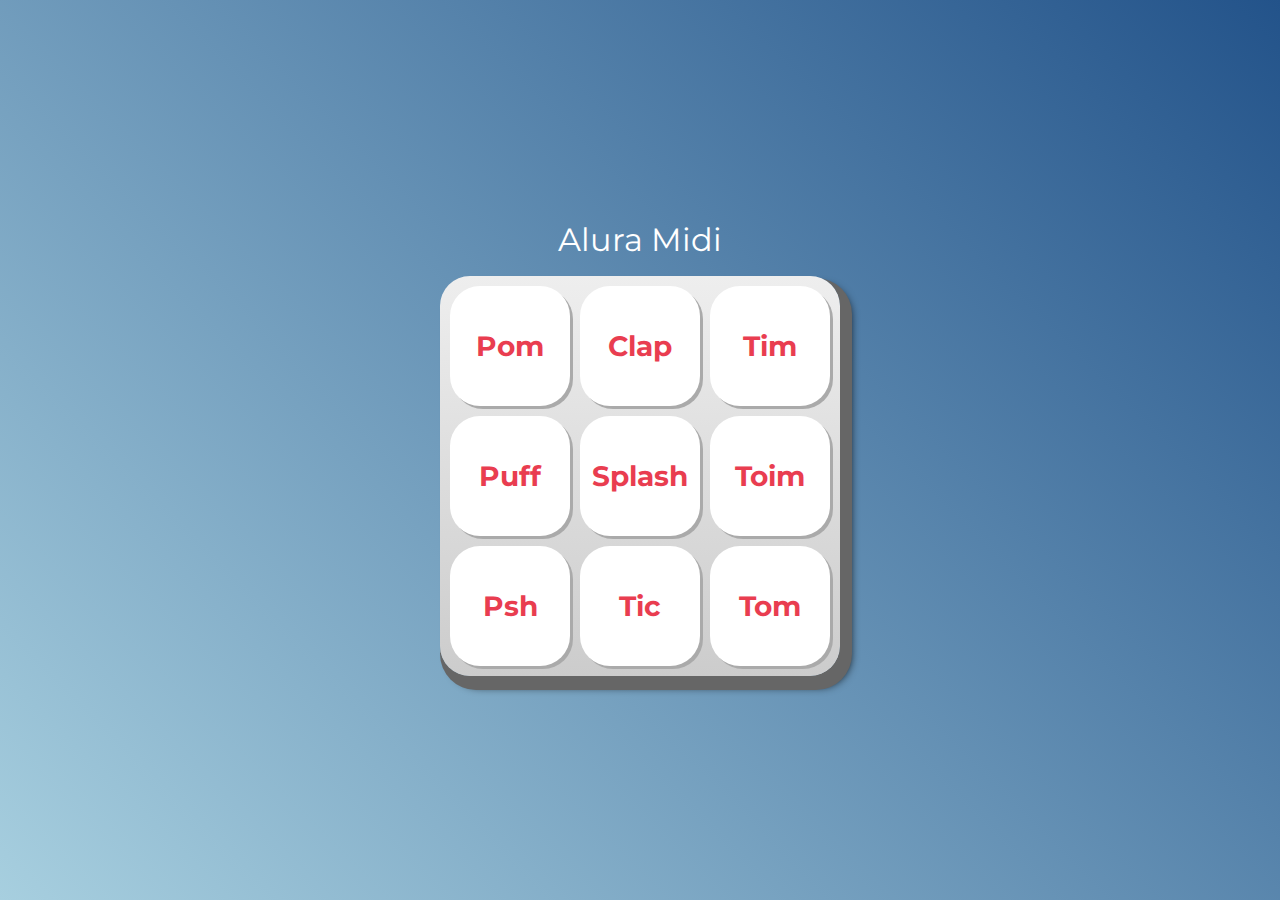
<file: aluramidi/index.html>
<!DOCTYPE html>
<html lang="pt-BR">
<head>
    <meta charset="UTF-8">
    <meta http-equiv="X-UA-Compatible" content="IE=edge">
    <meta name="viewport" content="width=device-width, initial-scale=1.0">

    <title>Alura MIDI</title>

    <link rel="preconnect" href="https://fonts.googleapis.com">
    <link rel="preconnect" href="https://fonts.gstatic.com" crossorigin>
    <link href="https://fonts.googleapis.com/css2?family=Montserrat:wght@500;600&display=swap" rel="stylesheet">

    <link rel="icon" type="image/png" href="images/bateria.png">
    <link rel="stylesheet" href="css/reset.css">
    <link rel="stylesheet" href="css/estilos.css">
</head>
<body>

    <h1>Alura Midi</h1>

    <section class="teclado">
        <button class="tecla tecla_pom">Pom</button>
        <button class="tecla tecla_clap">Clap</button>
        <button class="tecla tecla_tim">Tim</button>

        <button class="tecla tecla_puff">Puff</button>
        <button class="tecla tecla_splash">Splash</button>
        <button class="tecla tecla_toim">Toim</button>

        <button class="tecla tecla_psh">Psh</button>
        <button class="tecla tecla_tic">Tic</button>
        <button class="tecla tecla_tom">Tom</button>
    </section>

    <audio src="sounds/keyq.wav" id="som_tecla_pom"></audio>
    <audio src="sounds/keyw.wav" id="som_tecla_clap"></audio>
    <audio src="sounds/keye.wav" id="som_tecla_tim"></audio>
    <audio src="sounds/keya.wav" id="som_tecla_puff"></audio>
    <audio src="sounds/keys.wav" id="som_tecla_splash"></audio>
    <audio src="sounds/keyd.wav" id="som_tecla_toim"></audio>
    <audio src="sounds/keyz.wav" id="som_tecla_psh"></audio>
    <audio src="sounds/keyx.wav" id="som_tecla_tic"></audio>
    <audio src="sounds/keyc.wav" id="som_tecla_tom"></audio>
    <script src="main.js"></script>
</body>
</html>
</file>
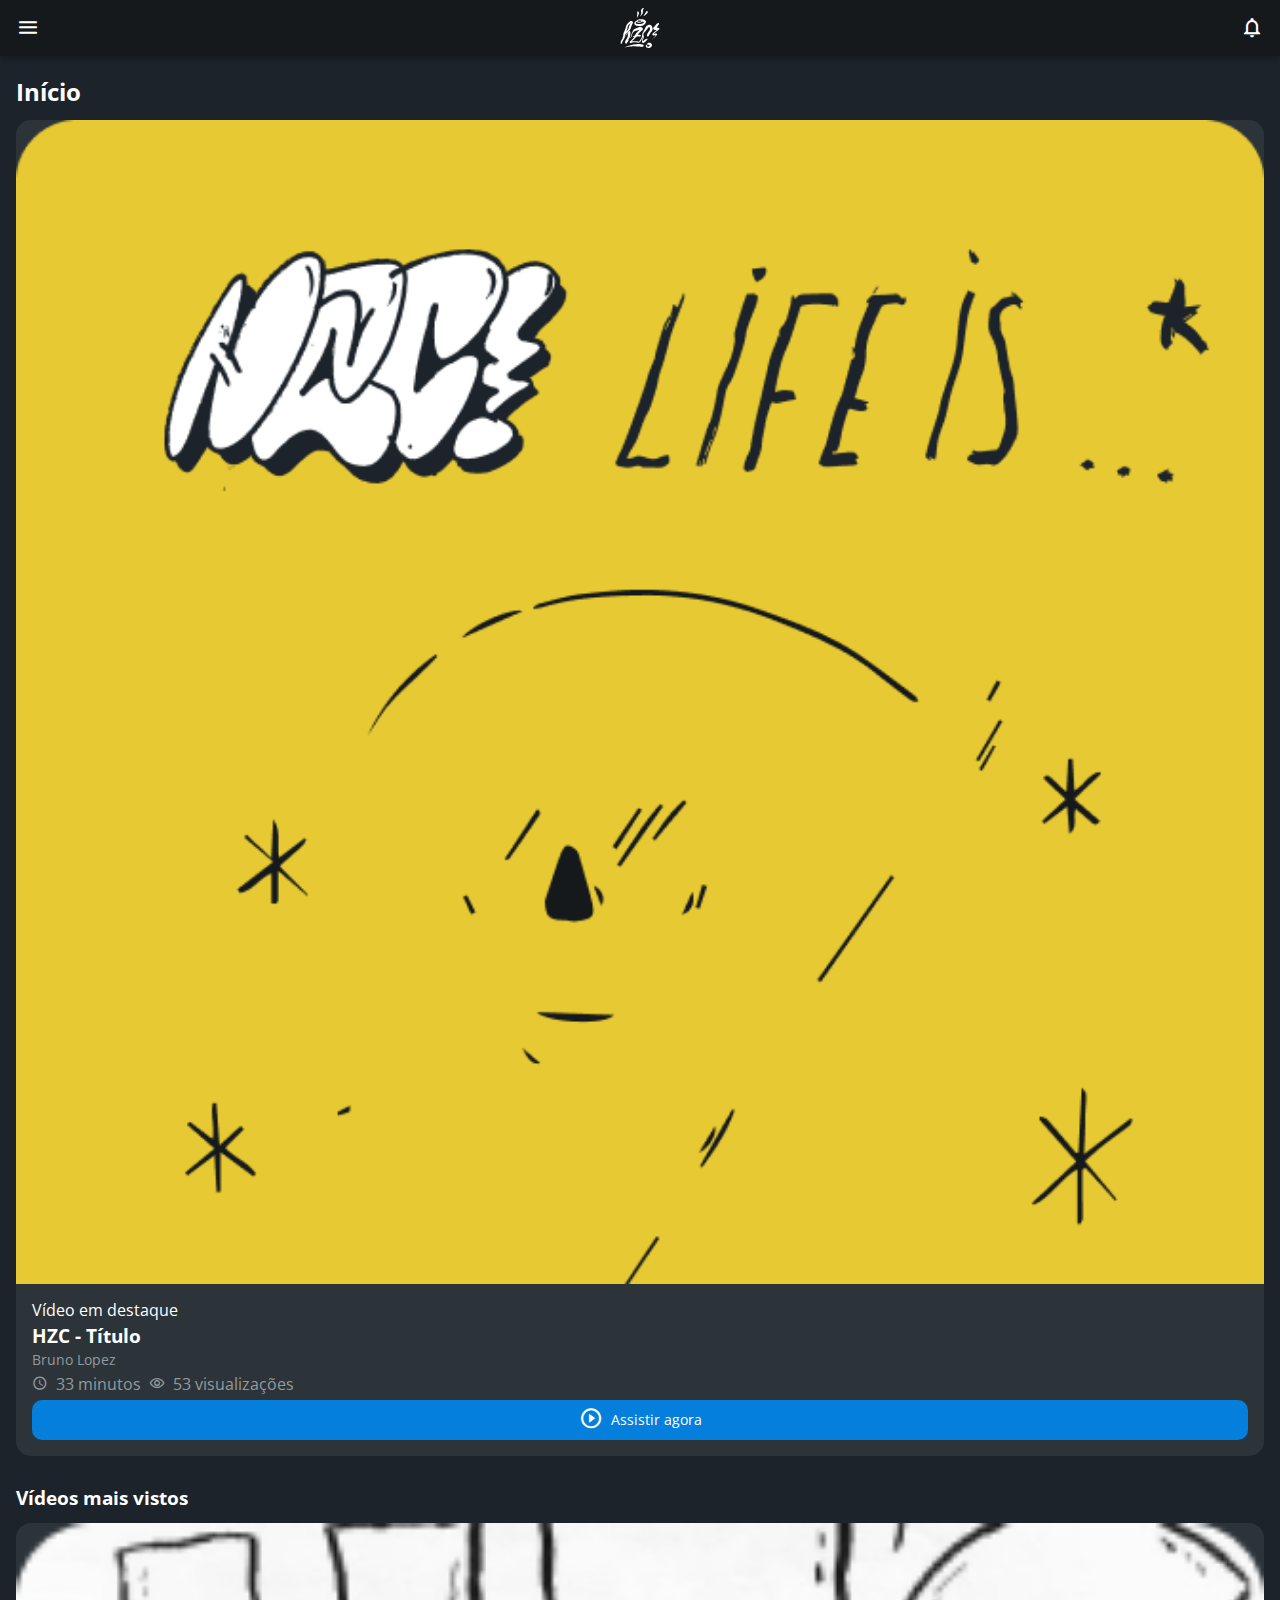
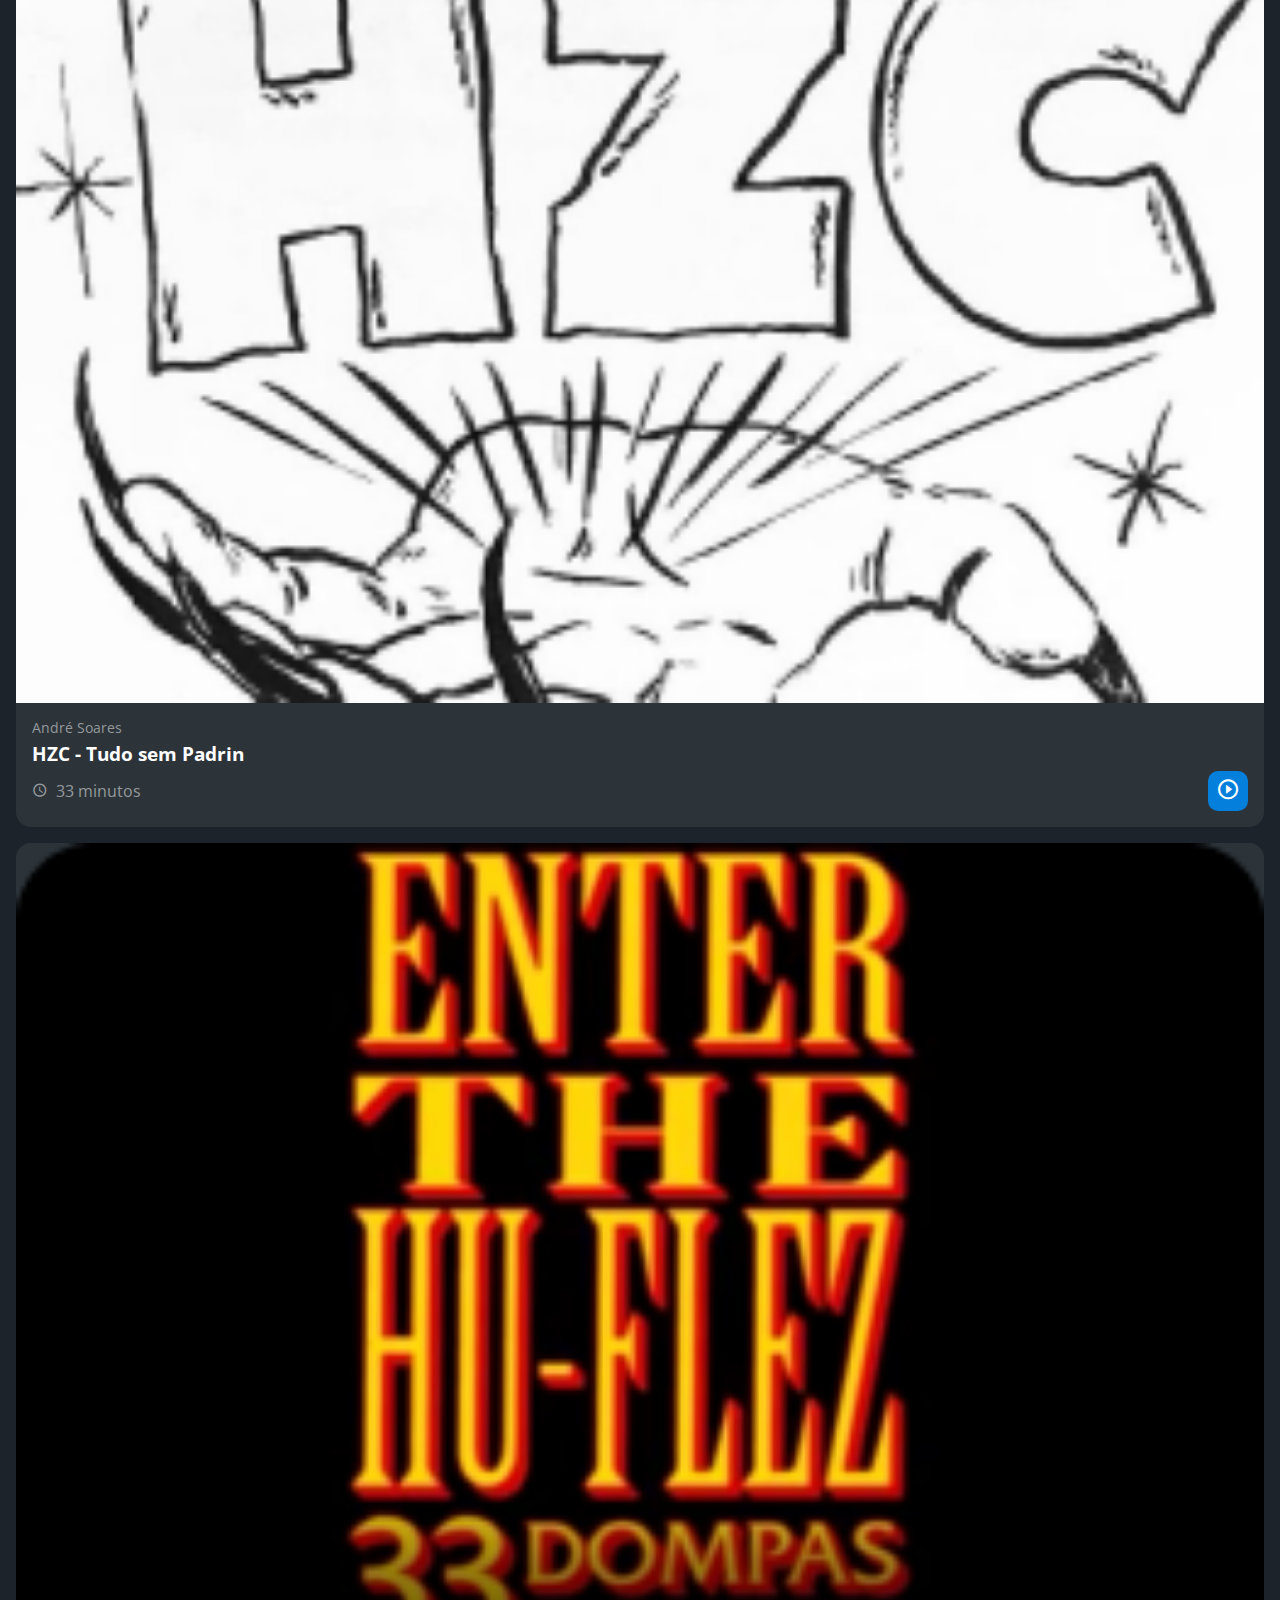
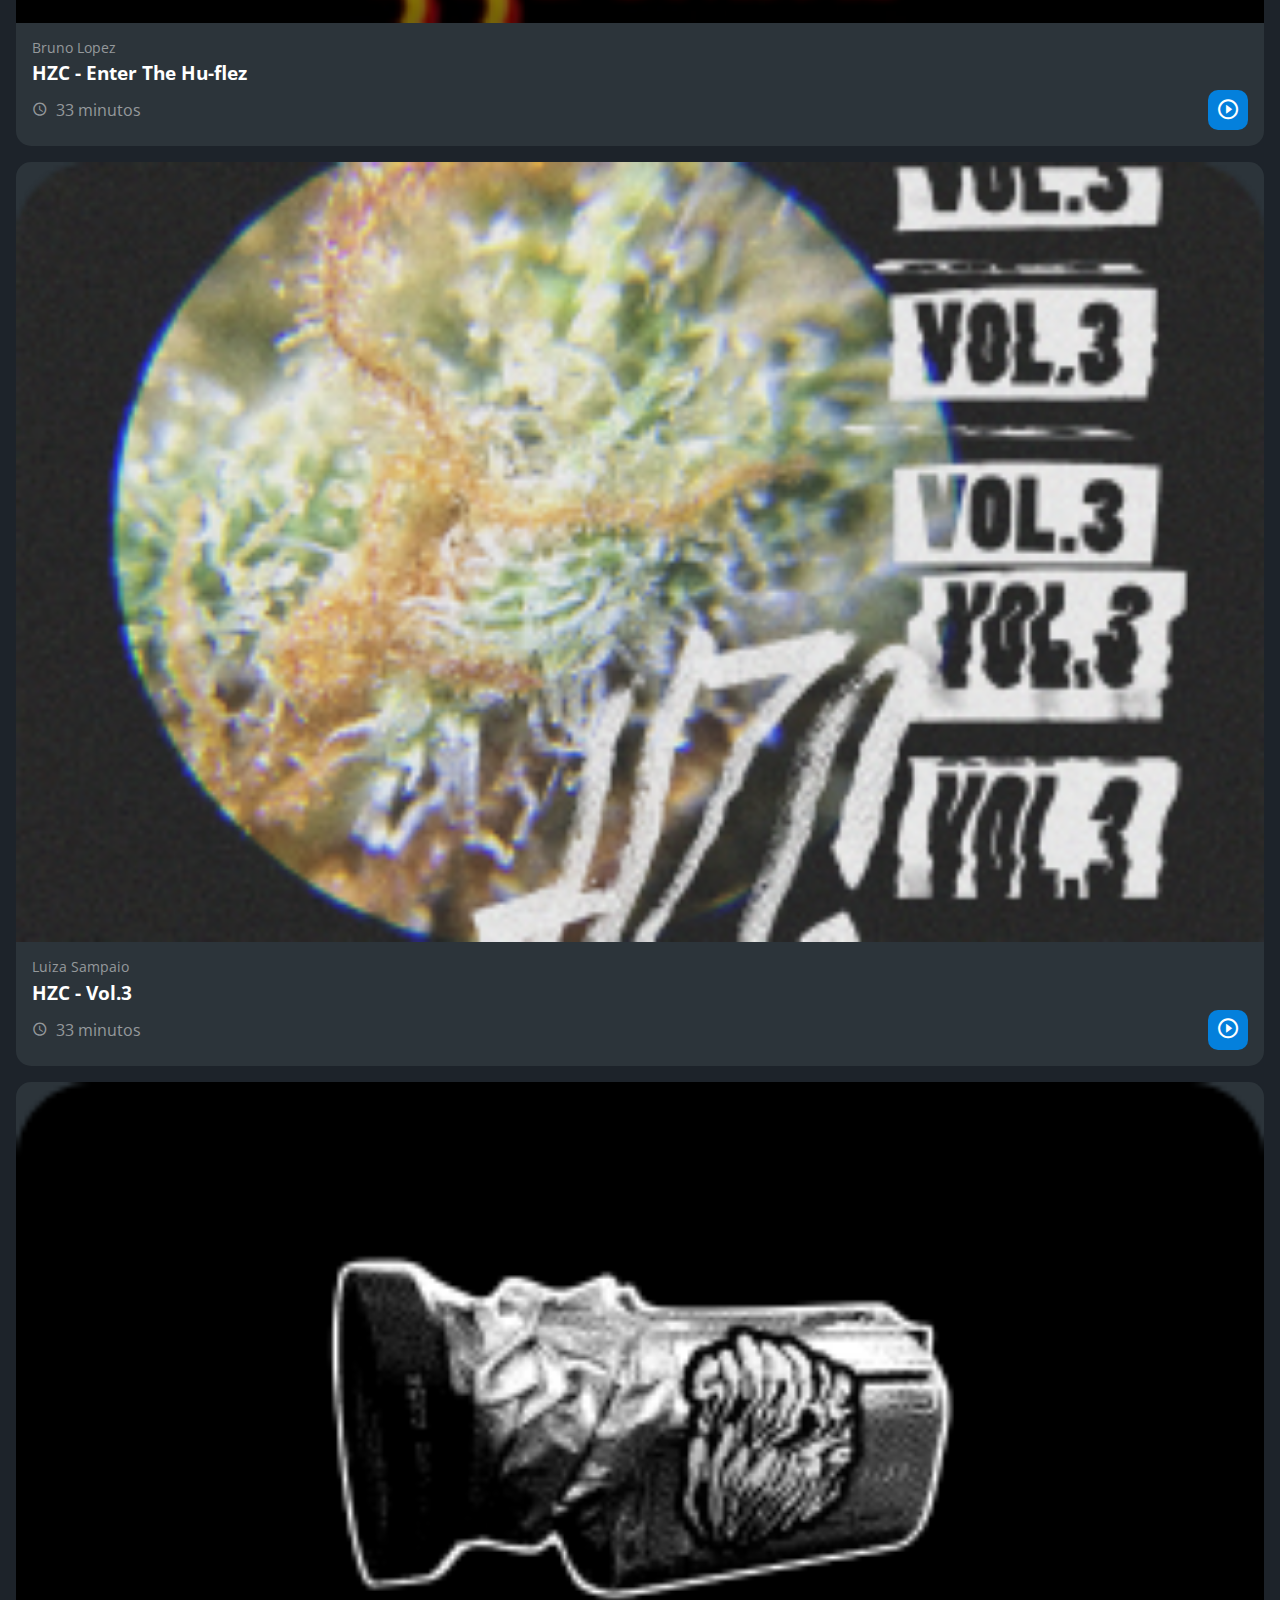
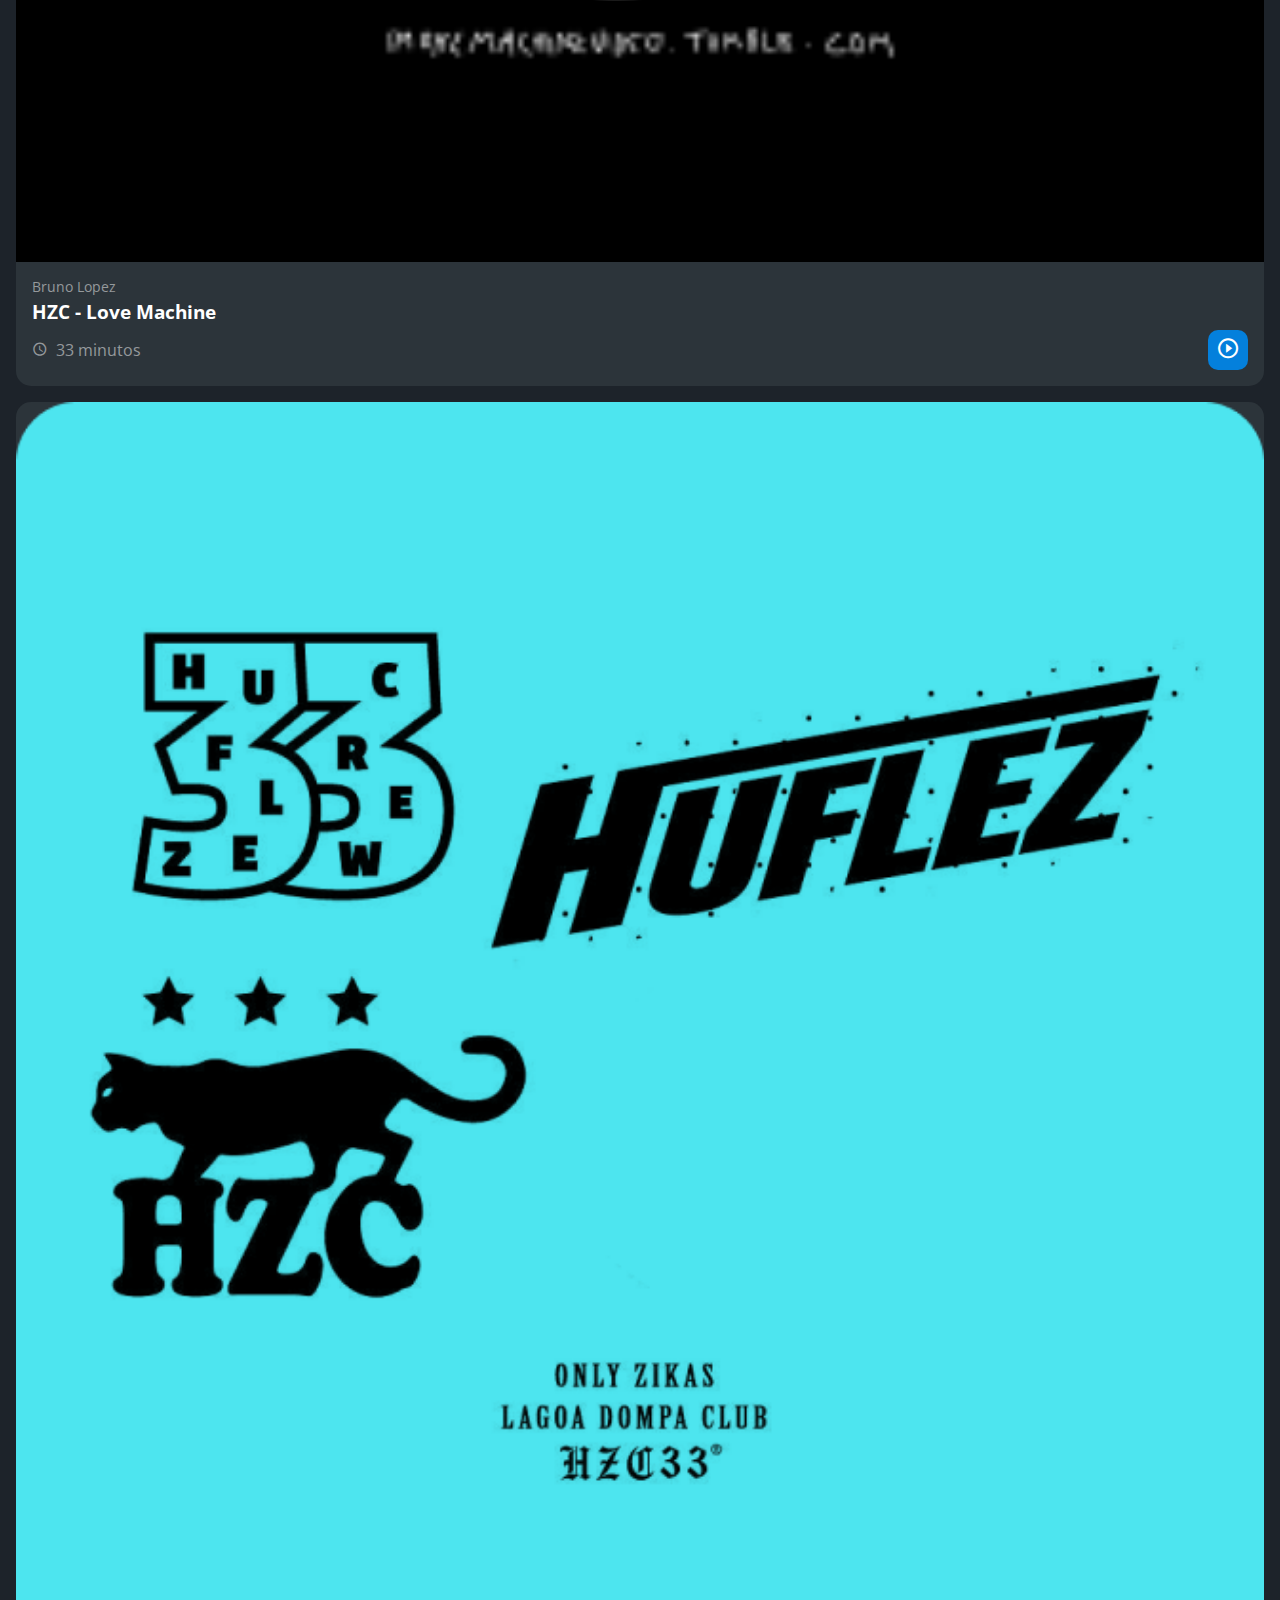
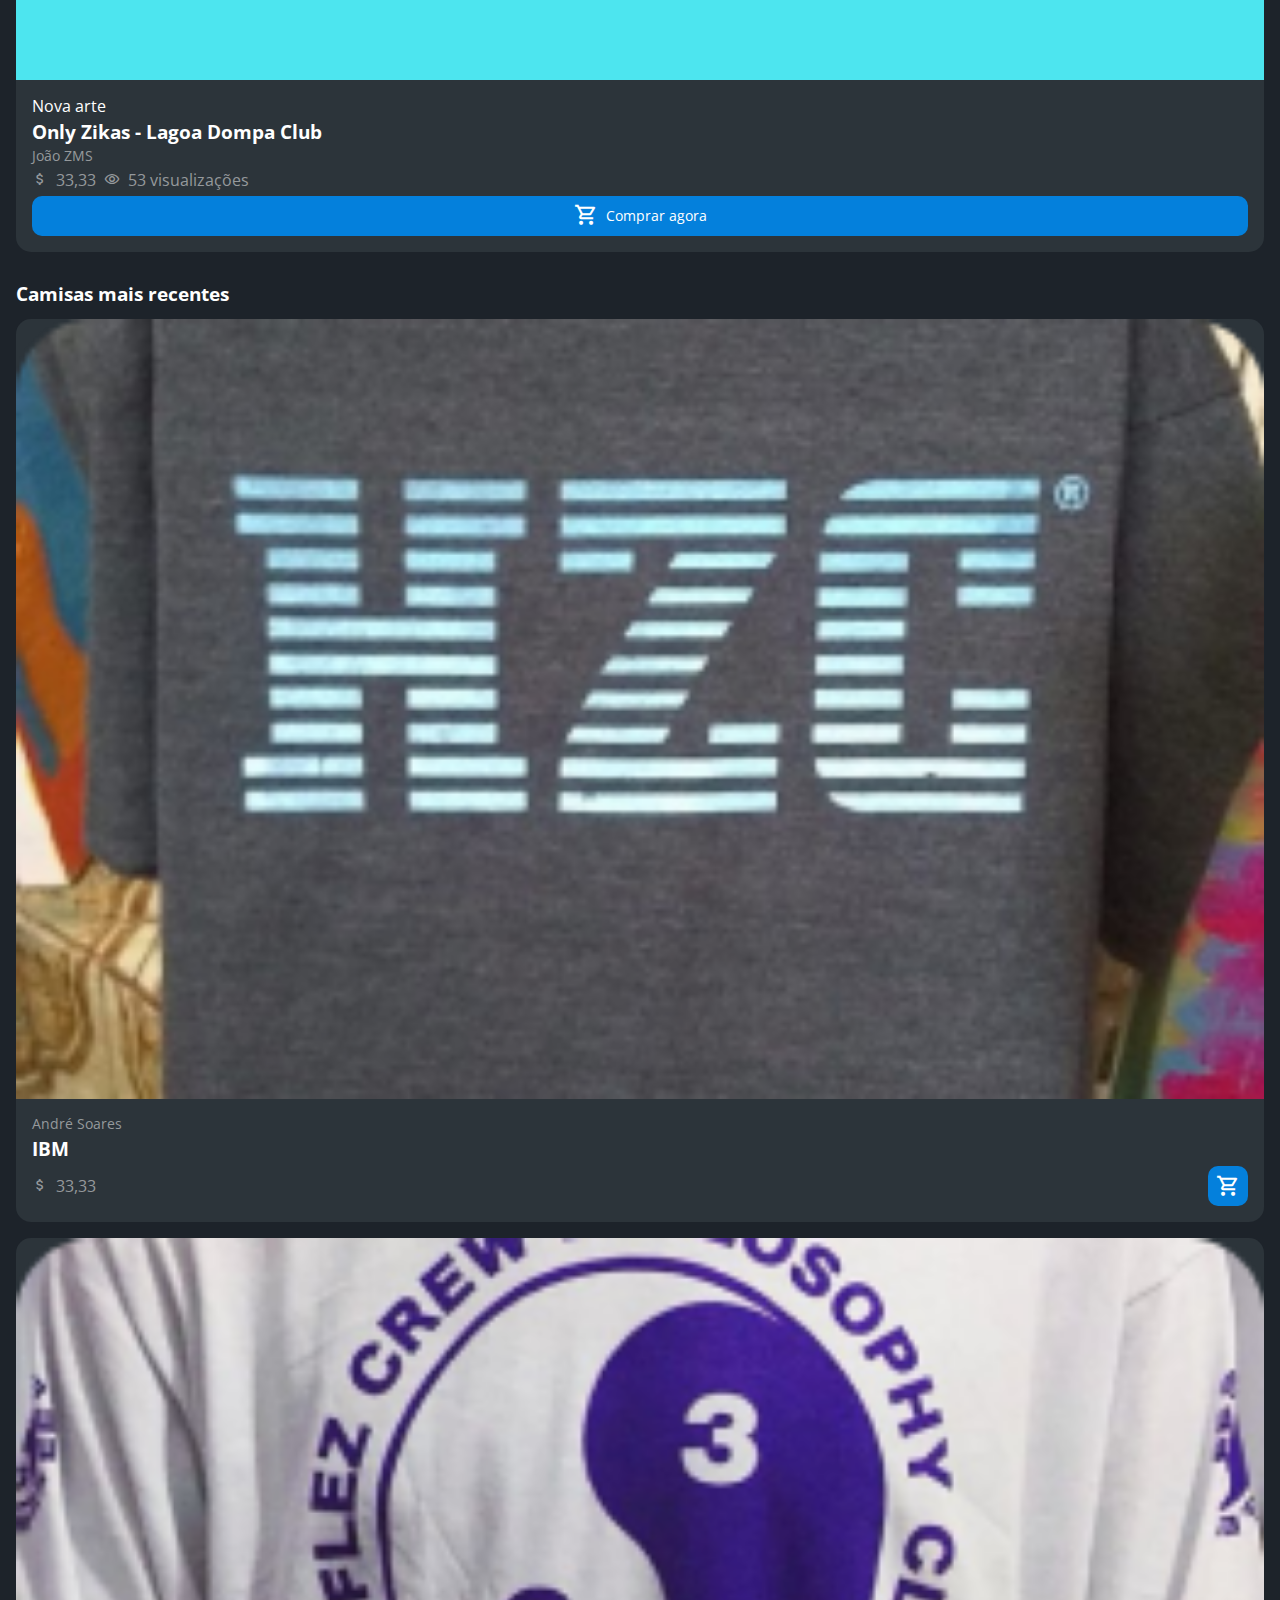
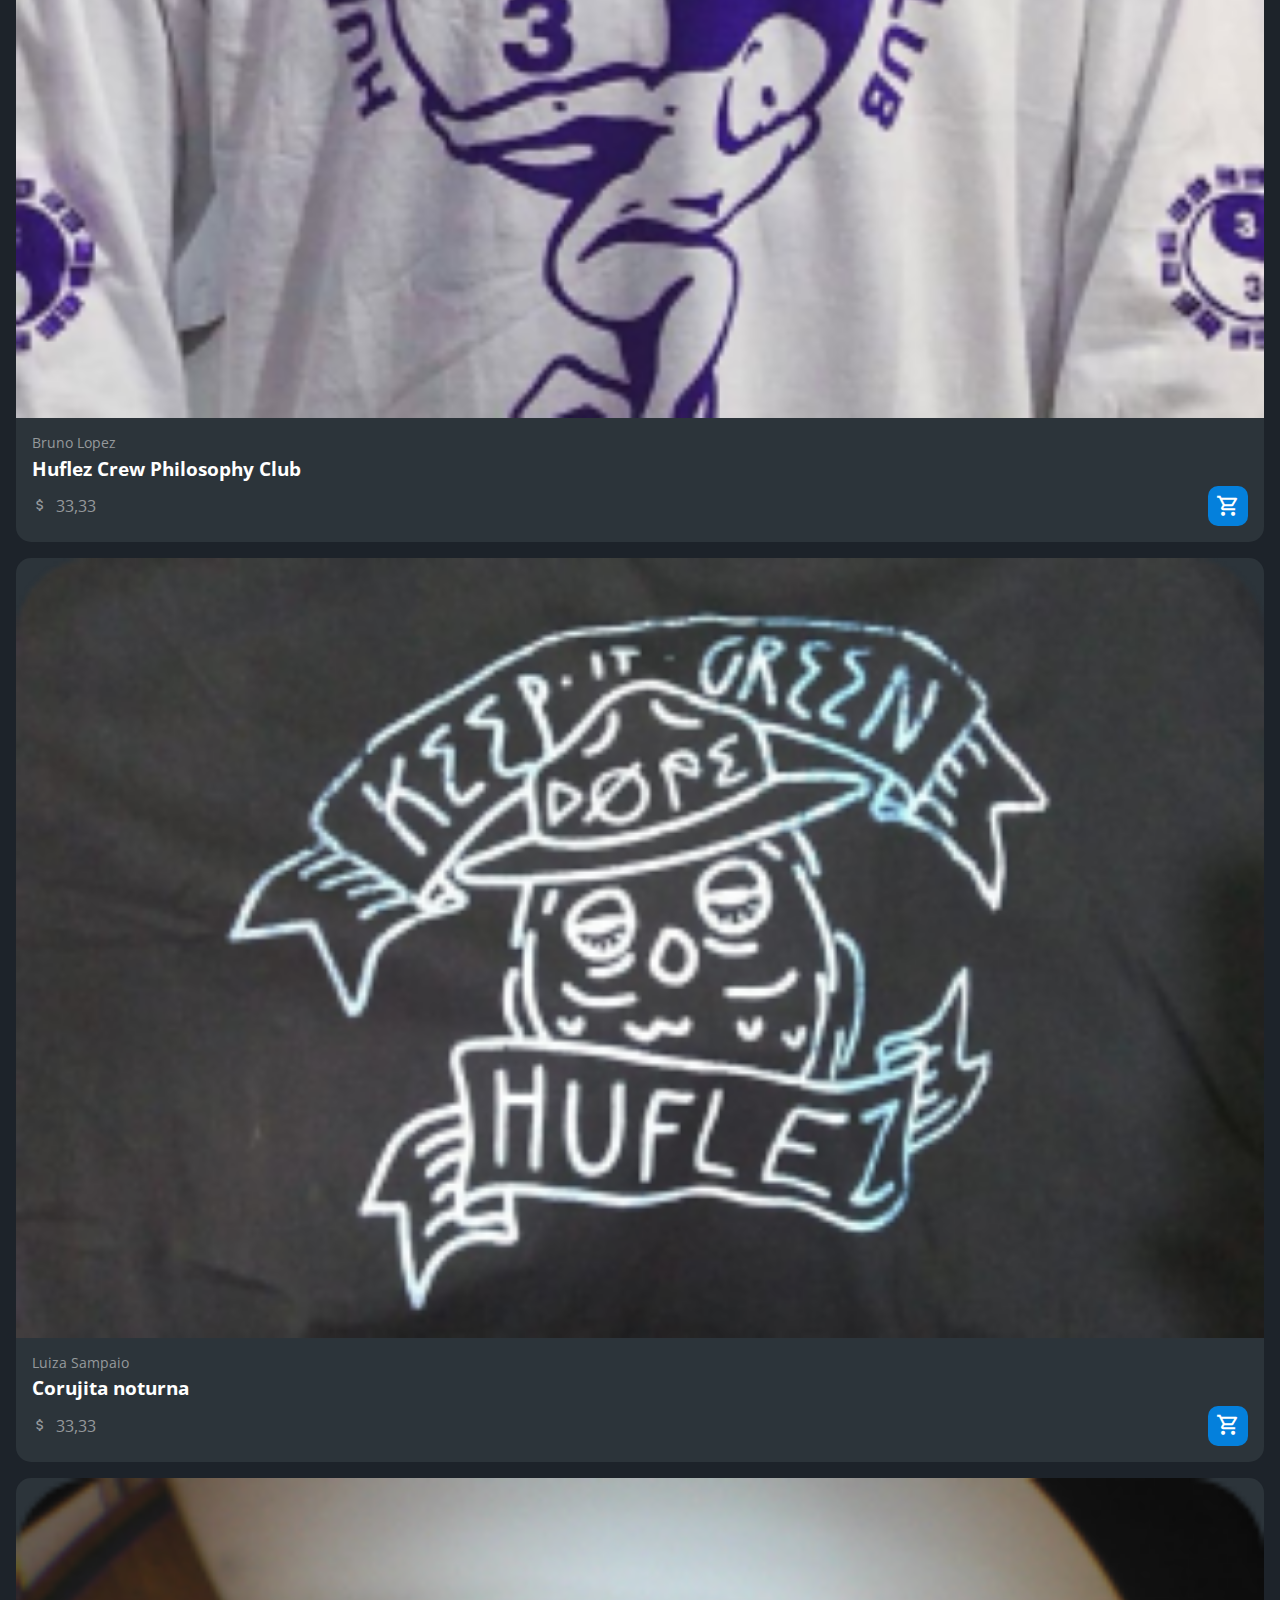
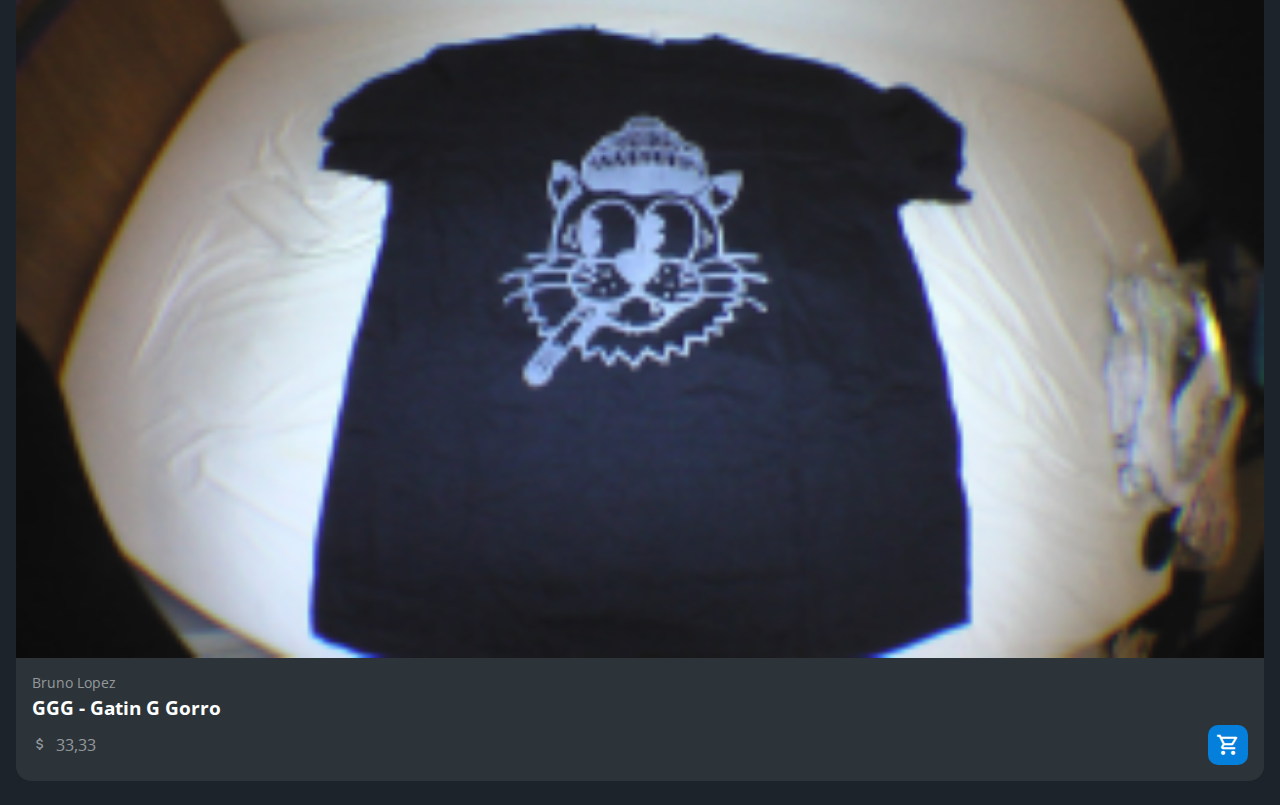
<file: flex-e-grid-main/index.html>
<!DOCTYPE html>
<html lang="pt-br">
<head>
    <meta charset="UTF-8">
    <meta http-equiv="X-UA-Compatible" content="IE=edge">
    <meta name="viewport" content="width=device-width, initial-scale=1.0">
    <title>HZC | Home</title>
    <link rel="preconnect" href="https://fonts.googleapis.com">
    <link rel="preconnect" href="https://fonts.gstatic.com" crossorigin>
    <link rel="stylesheet" href="https://fonts.googleapis.com/css2?family=Open+Sans:wght@400;600;700&display=swap">
    <link rel="stylesheet" href="assets/css/reset.css">
    <link rel="stylesheet" href="assets/css/style.css">
</head>
<body>
    <header class="cabecalho">
        <button class="cabecalho__menu" aria-label="Menu"><i></i></button>
        <img src="assets/img/logo.svg" alt="Logotipo da HZC" class="cabecalho__logo">
        <p class="cabecalho__perfil">Bruno Lopez</p>
        <button class="cabecalho__notificacao" aria-label="Notificação"><i></i></button>
    </header>
    <nav class="menu-lateral">
        <img src="assets/img/logo.svg" alt="Logotipo da HZC" class="menu-lateral__logo">
        <a href="#" class="menu-lateral__link menu-lateral__link--inicio menu-lateral__link--ativo">Início</a>
        <a href="#" class="menu-lateral__link menu-lateral__link--videos">Vídeos</a>
        <a href="#" class="menu-lateral__link menu-lateral__link--picos">Picos</a>
        <a href="#" class="menu-lateral__link menu-lateral__link--integrantes">Integrantes</a>
        <a href="#" class="menu-lateral__link menu-lateral__link--camisas">Camisas</a>
        <a href="#" class="menu-lateral__link menu-lateral__link--pinturas">Pinturas</a>
    </nav>
    <main class="principal">
        <h2 class="titulo-pagina">Início</h2>
        <article class="cartao cartao--destaque destaque-video">
            <img src="assets/img/banner-mobile_1.png" alt="Banner do cartao" class="cartao__imagem cartao__imagem--mobile">
            <img src="assets/img/banner_1.png" alt="Banner do cartao" class="cartao__imagem cartao__imagem--desktop">
            <div class="cartao__conteudo">
                <p class="cartao__destaque">Vídeo em destaque</p>
                <h3 class="cartao__titulo">HZC - Título</h3>
                <p class="cartao__perfil">Bruno Lopez</p>
                <p class="cartao__info cartao__info--tempo">33 minutos</p>
                <p class="cartao__info cartao__info--visualizacao">53 visualizações</p>
                <button class="cartao__botao cartao__botao--play cartao__botao--destaque">Assistir agora</button>
            </div>
        </article>
        <article class="cartao cartao--recentes videos-recentes">
            <h3 class="cartao__titulo">Vídeos recentes</h3>
            <a href="#" class="cartao__link">Ver todos</a>
            <ul class="cartao__linsta">
                <li class="cartao__item">
                    <img src="assets/img/miniatura_1.png" alt="Thumbnail" class="cartao__item-thumbnail">
                    <h4 class="cartao__item-titulo">HZC - Love machine</h4>
                    <p class="cartao__item-perfil">Júlia Fonseca</p>
                </li>
                <li class="cartao__item">
                    <img src="assets/img/miniatura_2.png" alt="Thumbnail" class="cartao__item-thumbnail">
                    <h4 class="cartao__item-titulo">HZC - Vol.3</h4>
                    <p class="cartao__item-perfil">Júlia Fonseca</p>
                </li>
                <li class="cartao__item">
                    <img src="assets/img/miniatura_3.png" alt="Thumbnail" class="cartao__item-thumbnail">
                    <h4 class="cartao__item-titulo">HZC - Pescaria na Urca</h4>
                    <p class="cartao__item-perfil">Júlia Fonseca</p>
                </li>
                <li class="cartao__item">
                    <img src="assets/img/miniatura_4.png" alt="Thumbnail" class="cartao__item-thumbnail">
                    <h4 class="cartao__item-titulo">Vidalocagi - Guerreiros do Asfalto</h4>
                    <p class="cartao__item-perfil">Júlia Fonseca</p>
                </li>
                <li class="cartao__item">
                    <img src="assets/img/miniatura_5.png" alt="Thumbnail" class="cartao__item-thumbnail">
                    <h4 class="cartao__item-titulo">Vidalocagi - Não importa o nível</h4>
                    <p class="cartao__item-perfil">Júlia Fonseca</p>
                </li>
            </ul>
        </article>
        <section class="secao secao-videos">
            <h3 class="titulo-secao">Vídeos mais vistos</h3>
            <article class="cartao">
                <img src="assets/img/video_1.png" alt="Vídeo" class="cartao__imagem">
                <div class="cartao__conteudo">
                    <p class="cartao__perfil">André Soares</p>
                    <h3 class="cartao__titulo">HZC - Tudo sem Padrin</h3>
                    <p class="cartao__info cartao__info--tempo">33 minutos</p>
                    <button class="cartao__botao cartao__botao--play" aria-label="Assistir agora"></button>
                </div>
            </article>
            <article class="cartao">
                <img src="assets/img/video_2.png" alt="Vídeo" class="cartao__imagem">
                <div class="cartao__conteudo">
                    <p class="cartao__perfil">Bruno Lopez</p>
                    <h3 class="cartao__titulo">HZC - Enter The Hu-flez</h3>
                    <p class="cartao__info cartao__info--tempo">33 minutos</p>
                    <button class="cartao__botao cartao__botao--play" aria-label="Assistir agora"></button>
                </div>
            </article>
            <article class="cartao">
                <img src="assets/img/video_3.png" alt="Vídeo" class="cartao__imagem">
                <div class="cartao__conteudo">
                    <p class="cartao__perfil">Luiza Sampaio</p>
                    <h3 class="cartao__titulo">HZC - Vol.3</h3>
                    <p class="cartao__info cartao__info--tempo">33 minutos</p>
                    <button class="cartao__botao cartao__botao--play" aria-label="Assistir agora"></button>
                </div>
            </article>
            <article class="cartao">
                <img src="assets/img/video_4.png" alt="Vídeo" class="cartao__imagem">
                <div class="cartao__conteudo">
                    <p class="cartao__perfil">Bruno Lopez</p>
                    <h3 class="cartao__titulo">HZC - Love Machine</h3>
                    <p class="cartao__info cartao__info--tempo">33 minutos</p>
                    <button class="cartao__botao cartao__botao--play" aria-label="Assistir agora"></button>
                </div>
            </article>
        </section>
        <article class="cartao cartao--recentes produtos-recentes">
            <h3 class="cartao__titulo">Vídeos recentes</h3>
            <a href="#" class="cartao__link">Ver todos</a>
            <ul class="cartao__linsta">
                <li class="cartao__item">
                    <img src="assets/img/miniatura_1.png" alt="Thumbnail" class="cartao__item-thumbnail">
                    <h4 class="cartao__item-titulo">Sem título 01</h4>
                    <p class="cartao__item-perfil">Antônio Tebyriçá</p>
                </li>
                <li class="cartao__item">
                    <img src="assets/img/miniatura_2.png" alt="Thumbnail" class="cartao__item-thumbnail">
                    <h4 class="cartao__item-titulo">Sem título 02</h4>
                    <p class="cartao__item-perfil">Antônio Tebyriçá</p>
                </li>
                <li class="cartao__item">
                    <img src="assets/img/miniatura_3.png" alt="Thumbnail" class="cartao__item-thumbnail">
                    <h4 class="cartao__item-titulo">Segurança</h4>
                    <p class="cartao__item-perfil">Raphael Gibson</p>
                </li>
                <li class="cartao__item">
                    <img src="assets/img/miniatura_4.png" alt="Thumbnail" class="cartao__item-thumbnail">
                    <h4 class="cartao__item-titulo">Malunguisse</h4>
                    <p class="cartao__item-perfil">Carolina Canavarro</p>
                </li>
                <li class="cartao__item">
                    <img src="assets/img/miniatura_5.png" alt="Thumbnail" class="cartao__item-thumbnail">
                    <h4 class="cartao__item-titulo">Coroa da converse</h4>
                    <p class="cartao__item-perfil">Nikolas de Murtas</p>
                </li>
                <li class="cartao__item">
                    <img src="assets/img/miniatura_1.png" alt="Thumbnail" class="cartao__item-thumbnail">
                    <h4 class="cartao__item-titulo">Segurança</h4>
                    <p class="cartao__item-perfil">Raphael Gibson</p>
                </li>
                <li class="cartao__item">
                    <img src="assets/img/miniatura_2.png" alt="Thumbnail" class="cartao__item-thumbnail">
                    <h4 class="cartao__item-titulo">Sem título 03</h4>
                    <p class="cartao__item-perfil">Antônio Tebyriçá</p>
                </li>
            </ul>
        </article>
        <article class="cartao cartao--destaque destaque-produtos">
            <img src="assets/img/banner-mobile_2.png" alt="Banner do cartao" class="cartao__imagem cartao__imagem--mobile">
            <img src="assets/img/banner_2.png" alt="Banner do cartao" class="cartao__imagem cartao__imagem--desktop">
            <div class="cartao__conteudo">
                <p class="cartao__destaque">Nova arte</p>
                <h3 class="cartao__titulo">Only Zikas - Lagoa Dompa Club</h3>
                <p class="cartao__perfil">João ZMS</p>
                <p class="cartao__info cartao__info--moeda">33,33</p>
                <p class="cartao__info cartao__info--visualizacao">53 visualizações</p>
                <button class="cartao__botao cartao__botao--carrinho cartao__botao--destaque">Comprar agora</button>
            </div>
        </article>
        <section class="secao secao-produtos">
            <h3 class="titulo-secao">Camisas mais recentes</h3>
            <article class="cartao">
                <img src="assets/img/produto_1.png" alt="Vídeo" class="cartao__imagem">
                <div class="cartao__conteudo">
                    <p class="cartao__perfil">André Soares</p>
                    <h3 class="cartao__titulo">IBM</h3>
                    <p class="cartao__info cartao__info--moeda">33,33</p>
                    <button class="cartao__botao cartao__botao--carrinho" aria-label="Assistir agora"></button>
                </div>
            </article>
            <article class="cartao">
                <img src="assets/img/produto_2.png" alt="Vídeo" class="cartao__imagem">
                <div class="cartao__conteudo">
                    <p class="cartao__perfil">Bruno Lopez</p>
                    <h3 class="cartao__titulo">Huflez Crew Philosophy Club</h3>
                    <p class="cartao__info cartao__info--moeda">33,33</p>
                    <button class="cartao__botao cartao__botao--carrinho" aria-label="Assistir agora"></button>
                </div>
            </article>
            <article class="cartao">
                <img src="assets/img/produto_3.png" alt="Vídeo" class="cartao__imagem">
                <div class="cartao__conteudo">
                    <p class="cartao__perfil">Luiza Sampaio</p>
                    <h3 class="cartao__titulo">Corujita noturna</h3>
                    <p class="cartao__info cartao__info--moeda">33,33</p>
                    <button class="cartao__botao cartao__botao--carrinho" aria-label="Assistir agora"></button>
                </div>
            </article>
            <article class="cartao">
                <img src="assets/img/produto_4.png" alt="Vídeo" class="cartao__imagem">
                <div class="cartao__conteudo">
                    <p class="cartao__perfil">Bruno Lopez</p>
                    <h3 class="cartao__titulo">GGG - Gatin G Gorro</h3>
                    <p class="cartao__info cartao__info--moeda">33,33</p>
                    <button class="cartao__botao cartao__botao--carrinho" aria-label="Assistir agora"></button>
                </div>
            </article>
        </section>
    </main>
    <script src="index.js"></script>
</body>
</html>
</file>
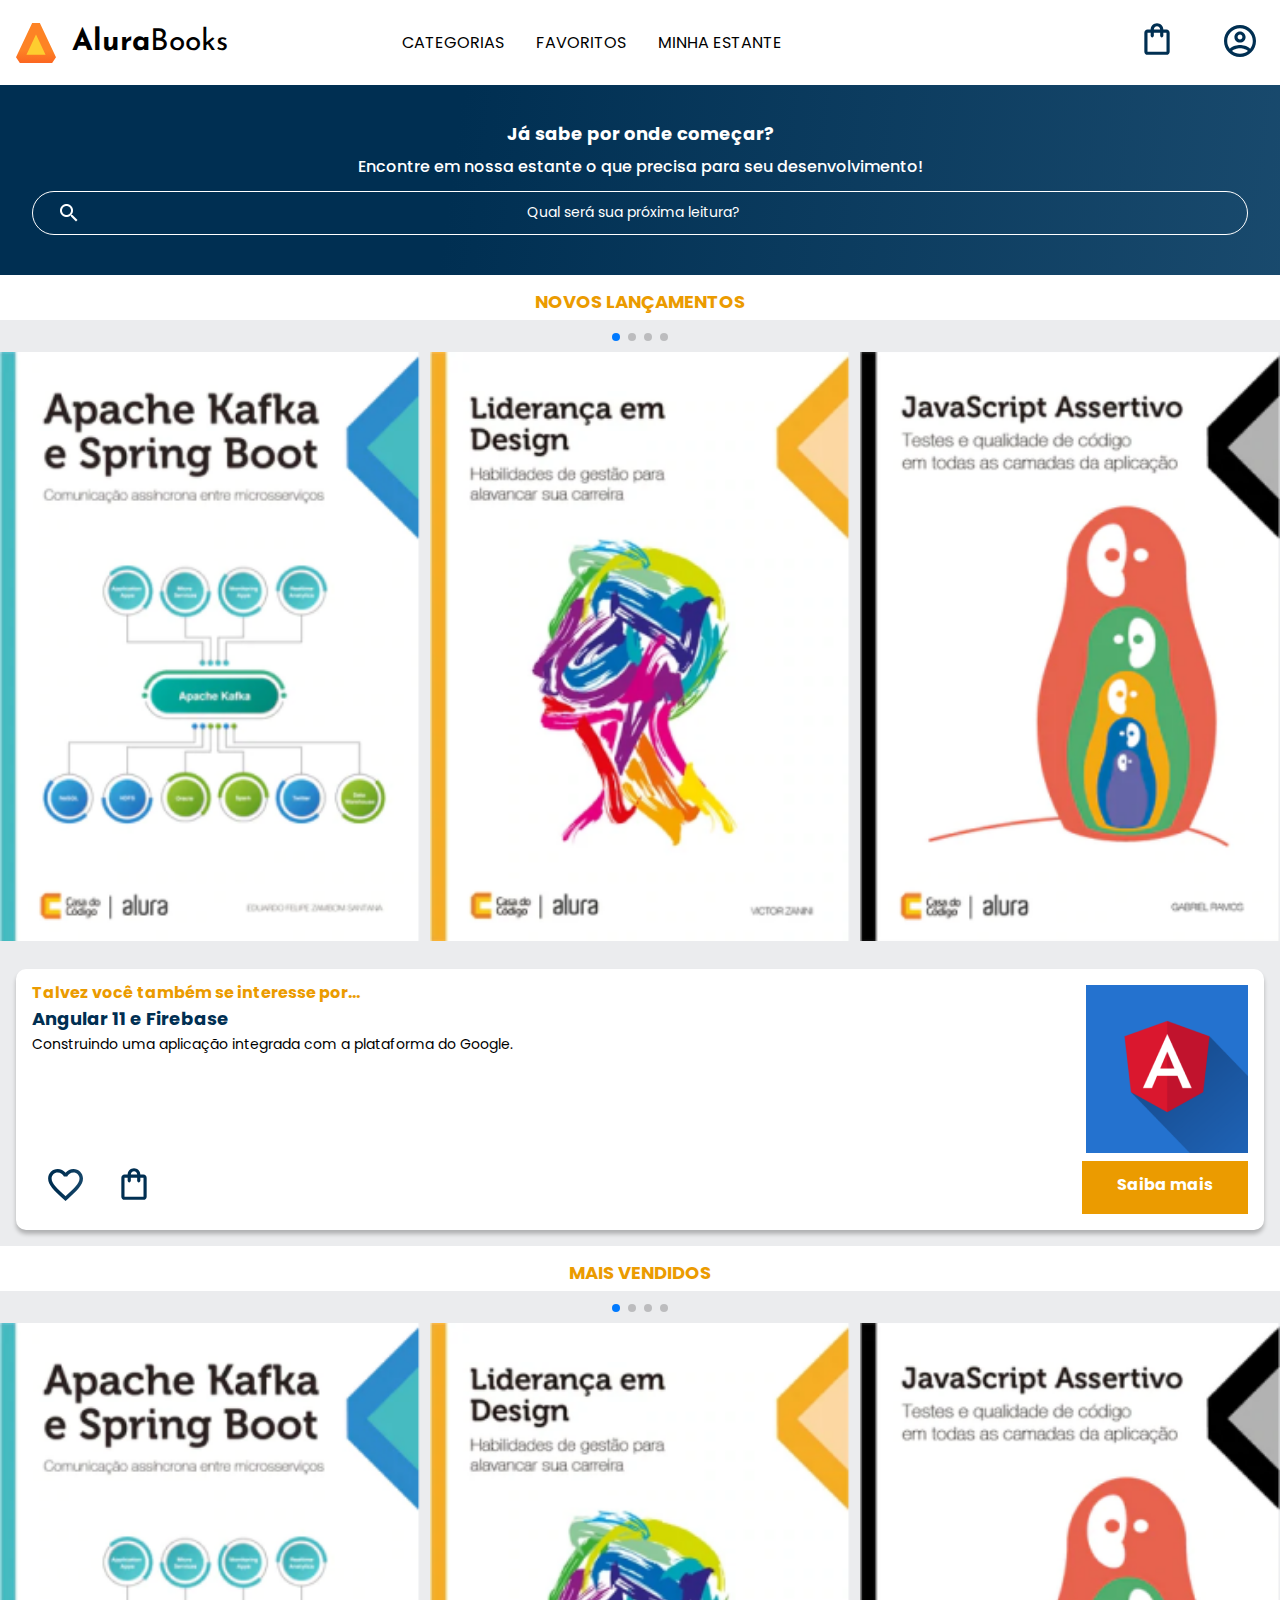
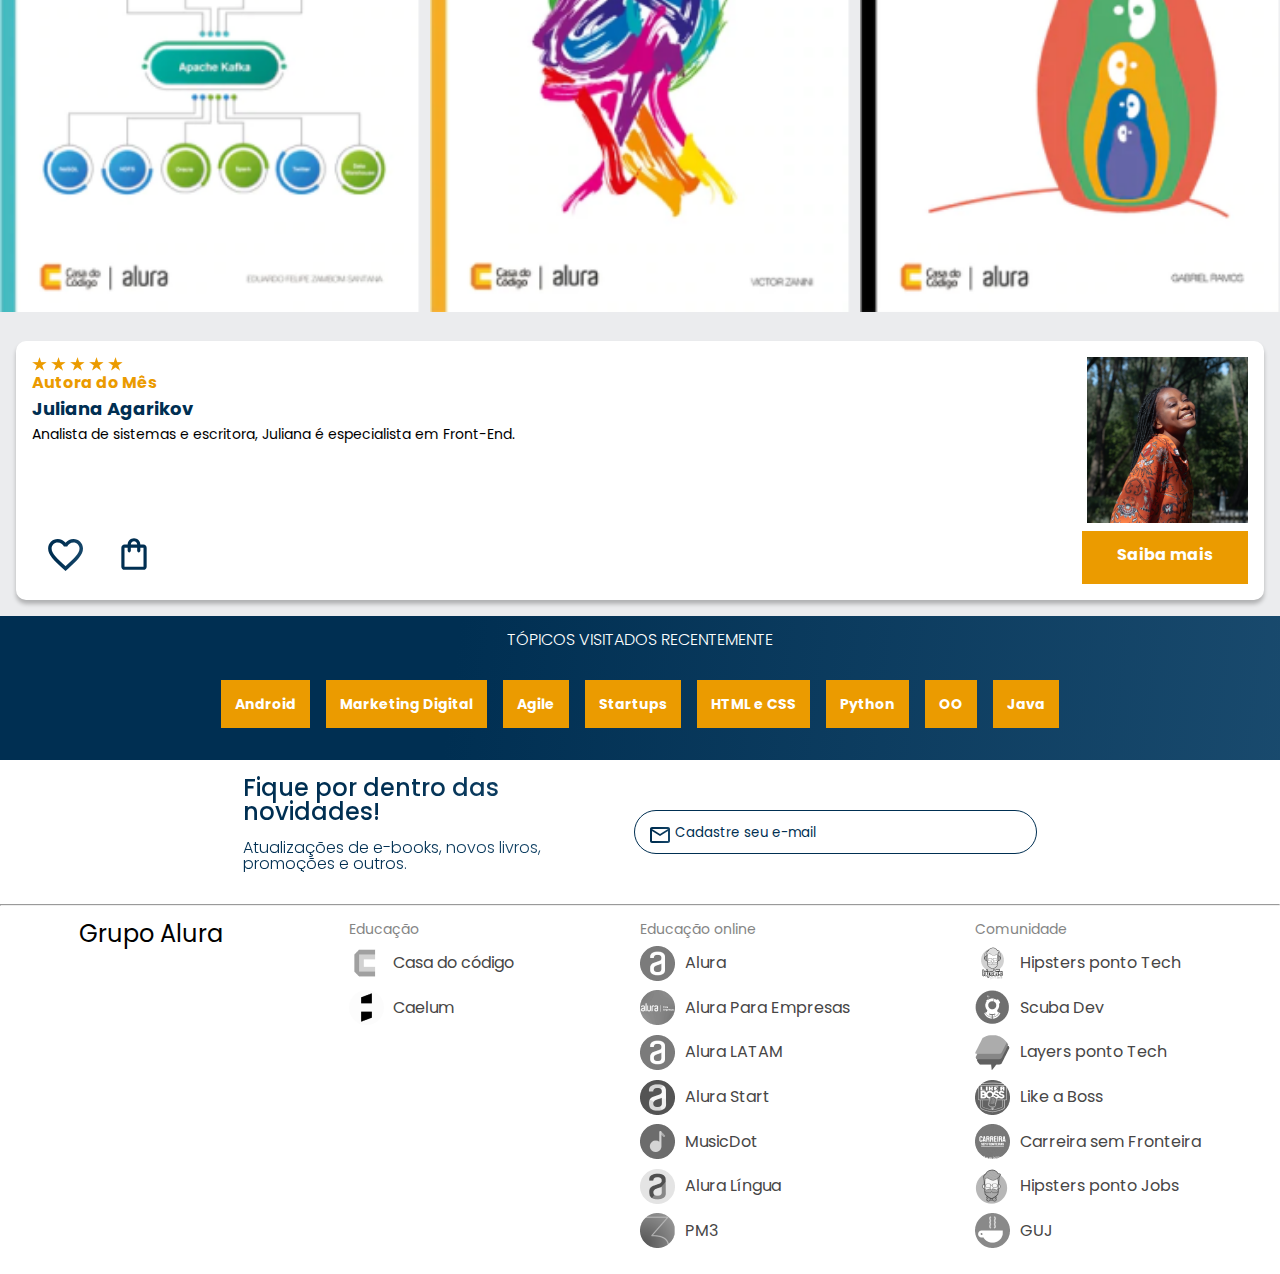
<file: mobile/index.html>
<!DOCTYPE html>
<html>
    <head>
        <meta charset="UTF-8">
        <meta name="viewport" content="width=device-width, initial-scale=1.0">
        <title>AluraBooks</title>
        <link rel="stylesheet" href="reset.css">
        <link rel="preconnect" href="https://fonts.googleapis.com">
        <link rel="preconnect" href="https://fonts.gstatic.com" crossorigin>
        <link href="https://fonts.googleapis.com/css2?family=Poppins:wght@300;400;500;700&display=swap" rel="stylesheet">
        <link rel="stylesheet" href="https://unpkg.com/swiper@8/swiper-bundle.min.css" />
        <link href="https://fonts.googleapis.com/css2?family=Josefin+Sans:wght@400;700&display=swap" rel="stylesheet">
        <link rel="stylesheet" href="styles.css">
    </head>

    <body>
        <header class="cabeçalho">
            <div class="container">
                <input type="checkbox" id="menu" class="container__botao">
                <label for="menu" class="container__rotulo">
                    <span class="cabeçalho__menu-hamburguer container__imagem"></span>
                </label>
                <ul class="lista-menu">
                    <li class="lista-menu__titulo">Categorias</li>
                    <li class="lista-menu__item">
                        <a href="#" class="lista-menu__link">Programação</a>
                    </li>
                    <li class="lista-menu__item">
                        <a href="#" class="lista-menu__link">Front-end</a>
                    </li>
                    <li class="lista-menu__item">
                        <a href="#" class="lista-menu__link">Infraestrutura</a>
                    </li>
                    <li class="lista-menu__item">
                        <a href="#" class="lista-menu__link">Business</a>
                    </li>
                    <li class="lista-menu__item">
                        <a href="#" class="lista-menu__link">Design & UX</a>
                    </li>
                </ul>
                <img src="img/Logo.svg" alt="Logo da Alurabooks" class="container__imagem">
                <h1 class="container__titulo"><b class="container__titulo--negrito">Alura</b>Books</h1>
            </div>
            <ul class="opções">
                <input type="checkbox" id="opções-menu" class="opções__botão">
                <label for="opções-menu" class="opções__rotulo">
                    <li class="opções__item">Categorias</li>
                </label>
                <ul class="lista-menu">
                    <li class="lista-menu__item">
                        <a href="#" class="lista-menu__link">Programação</a>
                    </li>
                    <li class="lista-menu__item">
                        <a href="#" class="lista-menu__link">Front-end</a>
                    </li>
                    <li class="lista-menu__item">
                        <a href="#" class="lista-menu__link">Infraestrutura</a>
                    </li>
                    <li class="lista-menu__item">
                        <a href="#" class="lista-menu__link">Business</a>
                    </li>
                    <li class="lista-menu__item">
                        <a href="#" class="lista-menu__link">Design & UX</a>
                    </li>
                </ul>
                <li class="opções__item"><a href="#" class="opções__link">Favoritos</li>
                <li class="opções__item"><a href="#" class="opções__link">Minha estante</li>
            </ul>
            <div class="container">
                <a href="#">
                    <img src="img/Favoritos.svg" alt="Meus favoritos" class="container__imagem container__imagem-transparente">
                </a>
                <a href="#" class="container__link">
                    <img src="img/Compras.svg" alt="Carrinhos de compras" class="container__imagem">
                    <p class="container__texto">Minha sacola</p>
                </a>
                <a href="#" class="container__link">
                    <img src="img/Usuário.svg" alt="Meu perfil" class="container__imagem">
                    <p class="container__texto">Meu perfil</p>
                </a>
            </div>
        </header>
        <section class="banner">
            <h2 class="banner__titulo">Já sabe por onde começar?</h2>
            <p class="banner__texto">Encontre em nossa estante o que precisa para seu desenvolvimento!</p>
            <input type="search" class="banner__pesquisa" placeholder="Qual será sua próxima leitura?">
        </section>
        <section class="carrossel">
            <h2 class="carrossel__titulo">Novos lançamentos</h2>
            <!-- Slider main container -->
            <div class="carrossel__container">
                <div class="swiper">
                    <!-- Additional required wrapper -->
                    <!-- If we need pagination -->
                    <div class="swiper-pagination"></div>

                    <div class="swiper-wrapper">
                        <!-- Slides -->
                        <div class="swiper-slide"><img src="img/ApacheKafka.png"
                                alt="Livro sobre apache kafka e spring boot da alura books"></div>
                        <div class="swiper-slide"><img src="img/Liderança.png"
                                alt="Livro sobre liderança em design da alura books"></div>
                        <div class="swiper-slide"><img src="img/Javascript.png"
                                alt="Livro sobre javascript assertivo da alurabooks"></div>
                        <div class="swiper-slide"><img src="img/Guia Front-end.png" alt="Livro Guia front end"></div>
                        <div class="swiper-slide"><img src="img/Portugol.png" alt="Livro sobre portugol"></div>
                        <div class="swiper-slide"><img src="img/Acessibilidade.svg" alt="livro sobre acessibilidade"></div>
                    </div>

                    <!-- If we need navigation buttons -->
                    <div class="swiper-button-prev"></div>
                    <div class="swiper-button-next"></div>
                </div>

                <div class="card">
                    <!-- 1º linha -->
                    <div class="card__descrição">
                        <!-- 1º coluna -->
                        <div class="descrição">
                            <h3 class="descrição__titulo">Talvez você também se interesse por...</h3>
                            <h2 class="descrição__titulo-livro">Angular 11 e Firebase</h2>
                            <p class="descrição__texto">Construindo uma aplicação integrada com a plataforma do Google.</p>
                        </div>
                        <!-- 2º coluna -->
                        <img src="img/Angular.png" class="descrição__imagem">
                    </div>

                    <!-- 2º linha -->
                    <div class="card__botões">
                        <!-- 1º coluna -->
                        <ul class="botões">
                            <li class="botões__item"><img src="img/Favoritos.svg" alt="Favoritar livro"></li>
                            <li class="botões__item"><img src="img/Compras.svg" alt="Adicionar no carrinho de compras"></li>
                        </ul>
                        <!-- 2º coluna -->
                        <a href="#" class="botões__ancora">Saiba mais</a>
                    </div>
                </div>
            </div>
        </section>

        <section class="carrossel">
            <h2 class="carrossel__titulo">Mais vendidos</h2>
            <!-- Slider main container -->
            <div class="carrossel__container">
                <div class="swiper">
                    <!-- Additional required wrapper -->
                    <!-- If we need pagination -->
                    <div class="swiper-pagination"></div>

                    <div class="swiper-wrapper">
                        <!-- Slides -->
                        <div class="swiper-slide"><img src="img/ApacheKafka.png"
                                alt="Livro sobre apache kafka e spring boot da alura books"></div>
                        <div class="swiper-slide"><img src="img/Liderança.png"
                                alt="Livro sobre liderança em design da alura books"></div>
                        <div class="swiper-slide"><img src="img/Javascript.png"
                                alt="Livro sobre javascript assertivo da alurabooks"></div>
                        <div class="swiper-slide"><img src="img/Guia Front-end.png" alt="Livro Guia front end"></div>
                        <div class="swiper-slide"><img src="img/Portugol.png" alt="Livro sobre portugol"></div>
                        <div class="swiper-slide"><img src="img/Acessibilidade.svg" alt="livro sobre acessibilidade"></div>
                    </div>

                    <!-- If we need navigation buttons -->
                    <div class="swiper-button-prev"></div>
                    <div class="swiper-button-next"></div>
                </div>

                <div class="card">
                    <!-- 1º linha -->
                    <div class="card__descrição">
                        <!-- 1º coluna -->
                        <div class="descrição">
                            <img src="img/Estrelinhas.png" alt="Avaliação 5 estrelas">
                            <h3 class="descrição__titulo">Autora do Mês</h3>
                            <h2 class="descrição__titulo-livro">Juliana Agarikov</h2>
                            <p class="descrição__texto">Analista de sistemas e escritora, Juliana é especialista em Front-End.</p>
                        </div>
                        <!-- 2º coluna -->
                        <img src="img/Perfil-escritora 1.png" class="descrição__imagem">
                    </div>

                    <!-- 2º linha -->
                    <div class="card__botões">
                        <!-- 1º coluna -->
                        <ul class="botões">
                            <li class="botões__item"><img src="img/Favoritos.svg" alt="Favoritar livro"></li>
                            <li class="botões__item"><img src="img/Compras.svg" alt="Adicionar no carrinho de compras"></li>
                        </ul>
                        <!-- 2º coluna -->
                        <a href="#" class="botões__ancora">Saiba mais</a>
                    </div>
                </div>
            </div>
        </section>

        <section class="tópicos">
            <h2 class="tópicos__titulo">TÓPICOS VISITADOS RECENTEMENTE</h2>
            <ul class="tópicos__lista">
                <li class="tópicos__item">
                    <a href="#" class="tópicos__link">Android</a>
                </li>
                <li class="tópicos__item">
                    <a href="#" class="tópicos__link">Marketing Digital</a>
                </li>
                <li class="tópicos__item">
                    <a href="#" class="tópicos__link">Agile</a>
                </li>
                <li class="tópicos__item">
                    <a href="#" class="tópicos__link">Startups</a>
                </li>
                <li class="tópicos__item">
                    <a href="#" class="tópicos__link">HTML e CSS</a>
                </li>
                <li class="tópicos__item">
                    <a href="#" class="tópicos__link">Python</a>
                </li>
                <li class="tópicos__item">
                    <a href="#" class="tópicos__link">OO</a>
                </li>
                <li class="tópicos__item">
                    <a href="#" class="tópicos__link">Java</a>
                </li>
            </ul>
        </section>

        <section class="contato">
            <div class="contato__descrição">
                <h2 class="contato__titulo">Fique por dentro das novidades!</h2>
                <p class="contato__texto">Atualizações de e-books, novos livros, promoções e outros.</p>
            </div>
            <input type="email" placeholder="Cadastre seu e-mail" class="contato__email">
        </section>

        <hr />

        <footer class="rodapé">
            <h2 class="rodapé__titulo">Grupo Alura</h2>
            <ul class="lista-rodapé">
                <li class="lista-rodapé__titulo">Educação</li>
                <li class="lista-rodapé__item">
                    <img src="img/CasaDoCodigo.png" alt="Logo da casa do código">
                    <a href="#" class="lista-rodapé__link">Casa do código</a>
                </li>
                <li class="lista-rodapé__item">
                    <img src="img/Caelum.png" alt="Logo da caelum">
                    <a href="#" class="lista-rodapé__link">Caelum</a>
                </li>
            </ul>
            <ul class="lista-rodapé">
                <li class="lista-rodapé__titulo">Educação online</li>
                <li class="lista-rodapé__item">
                    <img src="img/Alura.png" alt="Logo da alura">
                    <a href="#" class="lista-rodapé__link">Alura</a>
                </li>
                <li class="lista-rodapé__item">
                    <img src="img/AluraEmpresas.png" alt="Logo da alura empresas">
                    <a href="#" class="lista-rodapé__link">Alura Para Empresas</a>
                </li>
                <li class="lista-rodapé__item">
                    <img src="img/AluraLatam.png" alt="Logo da alura LATAM">
                    <a href="#" class="lista-rodapé__link">Alura LATAM</a>
                </li>
                <li class="lista-rodapé__item">
                    <img src="img/AluraStart.png" alt="Logo da alura start">
                    <a href="#" class="lista-rodapé__link">Alura Start</a>
                </li>
                <li class="lista-rodapé__item">
                    <img src="img/MusicDot.png" alt="Logo da MusicDot">
                    <a href="#" class="lista-rodapé__link">MusicDot</a>
                </li>
                <li class="lista-rodapé__item">
                    <img src="img/AluraLingua.png" alt="Logo da alura língua">
                    <a href="#" class="lista-rodapé__link">Alura Língua</a>
                </li>
                <li class="lista-rodapé__item">
                    <img src="img/PM3.png" alt="Logo pm3">
                    <a href="#" class="lista-rodapé__link">PM3</a>
                </li>
            </ul>
            <ul class="lista-rodapé">
                <li class="lista-rodapé__titulo">Comunidade</li>
                <li class="lista-rodapé__item">
                    <img src="img/HipstersTech.png" alt="Logo Hipsters ponto Tech">
                    <a href="#" class="lista-rodapé__link">Hipsters ponto Tech</a>
                </li>
                <li class="lista-rodapé__item">
                    <img src="img/Scuba.png" alt="Logo Scuba Dev">
                    <a href="#" class="lista-rodapé__link">Scuba Dev</a>
                </li>
                <li class="lista-rodapé__item">
                    <img src="img/Layers.png" alt="Logo Layers ponto TechM">
                    <a href="#" class="lista-rodapé__link">Layers ponto Tech</a>
                </li>
                <li class="lista-rodapé__item">
                    <img src="img/LikeABoss.png" alt="Logo Like a Boss">
                    <a href="#" class="lista-rodapé__link">Like a Boss</a>
                </li>
                <li class="lista-rodapé__item">
                    <img src="img/CarreiraSemFronteira.png" alt="Logo Carreira sem Fronteira">
                    <a href="#" class="lista-rodapé__link">Carreira sem Fronteira</a>
                </li>
                <li class="lista-rodapé__item">
                    <img src="img/HipstersJobs.png" alt="Logo Hipsters ponto Jobs">
                    <a href="#" class="lista-rodapé__link">Hipsters ponto Jobs</a>
                </li>
                <li class="lista-rodapé__item">
                    <img src="img/GUJ.png" alt="Logo guj">
                    <a href="#" class="lista-rodapé__link">GUJ</a>
                </li>
            </ul>
        </footer>

        <script src="https://unpkg.com/swiper@8/swiper-bundle.min.js"></script>
        <script>
            const swiper = new Swiper('.swiper', {
                spaceBetween: 10,
                slidesPerView: 3,
                pagination: {
                    el: '.swiper-pagination',
                    type: 'bullets',
                },
            });
        </script>
    </body>
</html>
</file>
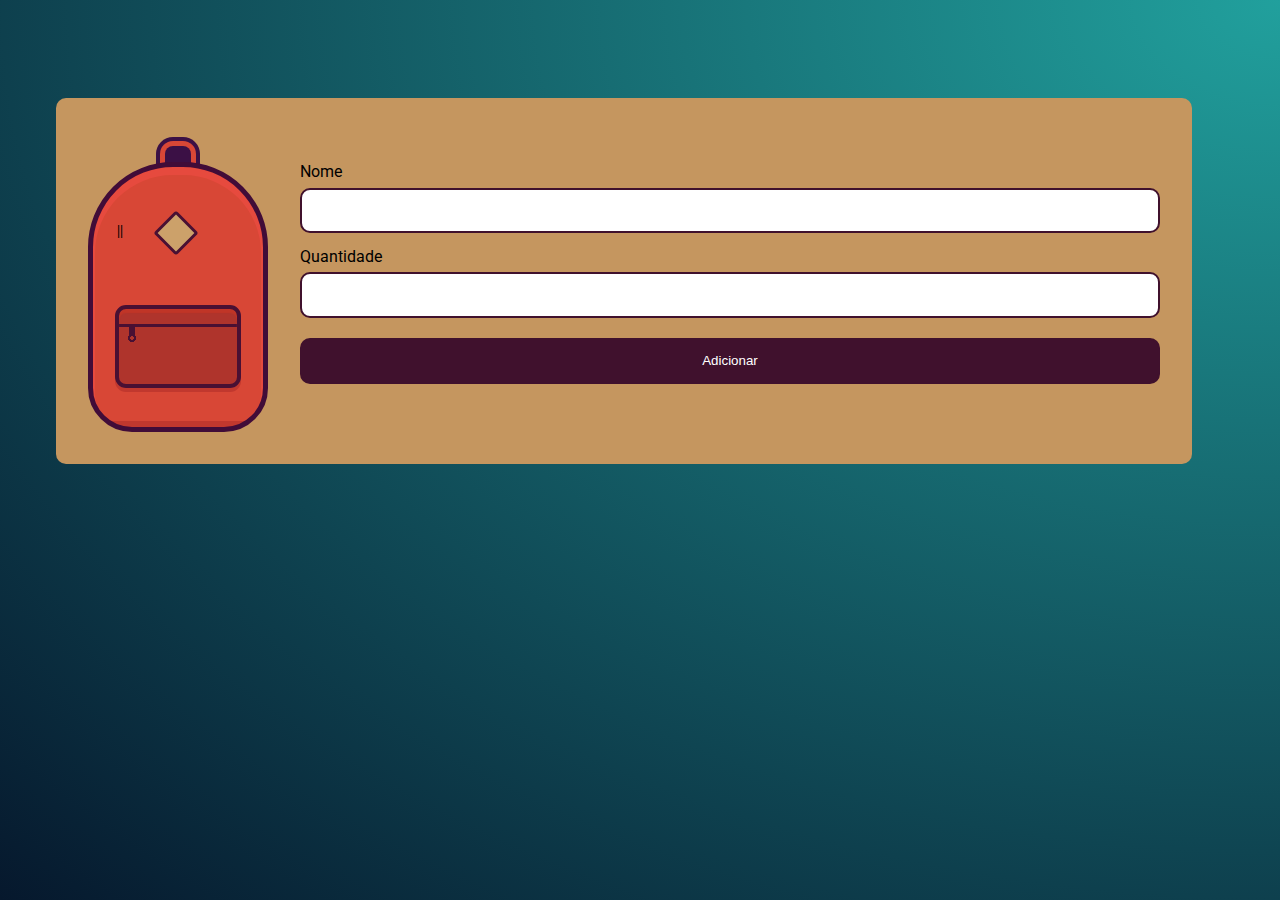
<file: Mochila/index.html>
<!DOCTYPE html>
<html lang="en">
<head>
    <meta charset="UTF-8">
    <meta http-equiv="X-UA-Compatible" content="IE=edge">
    <meta name="viewport" content="width=device-width, initial-scale=1.0">
    <title>Mochila de viagem</title>
    <link rel="stylesheet" href="css/style.css">

    <link rel="preconnect" href="https://fonts.googleapis.com">
    <link rel="preconnect" href="https://fonts.gstatic.com" crossorigin>
    <link href="https://fonts.googleapis.com/css2?family=Roboto&display=swap" rel="stylesheet"> 
</head>
<body>
    <main class="conteudo">
        <div class="principal">
            <div class="mochila"></div>
            <form action="" class="adicionar" id="novoItem">
                <label for="item">Nome</label>
                <input type="text" name="nome" id="nome">
                <label for="item">Quantidade</label>
                <input type="number" name="quantidade" id="quantidade">
                <input type="submit" value="Adicionar" class="cadastrar" id="cadastrar">
            </form>
        </div>
        
        <ul class="lista" id="lista"></ul>
    </main>
    <script src="main.js"></script>
</body>
</html>
</file>
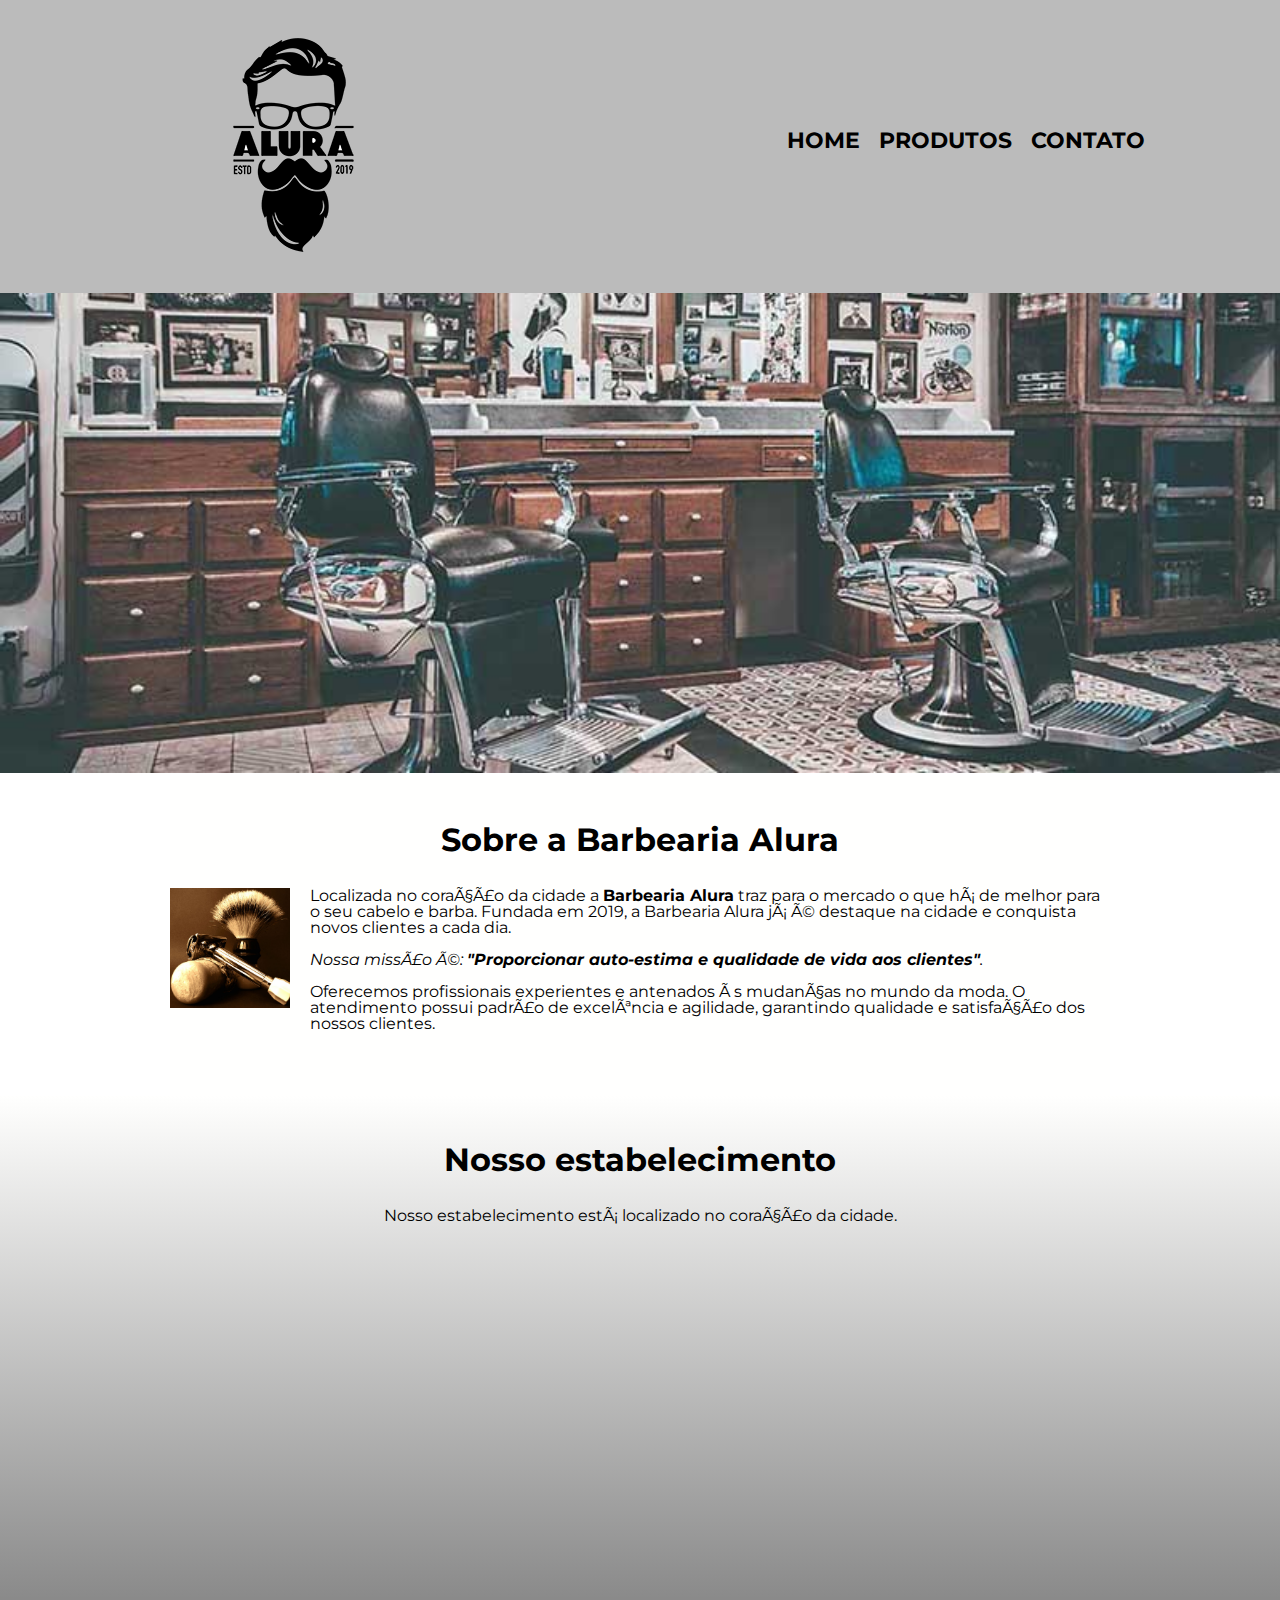
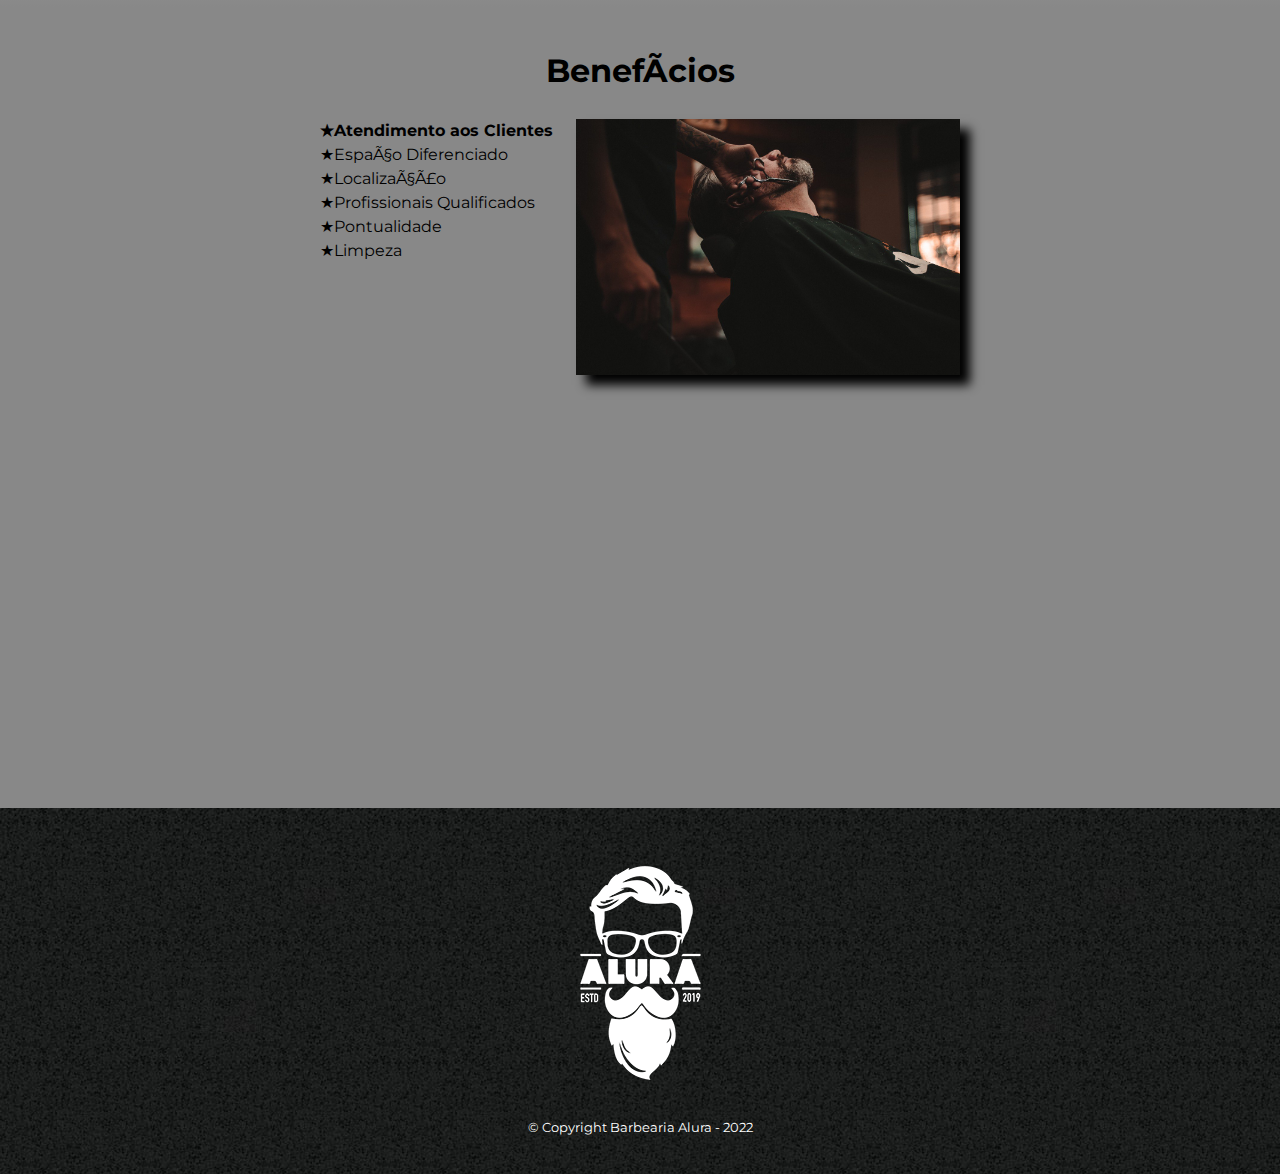
<file: primeiras aulas de html/index.html>
<!DOCTYPE html>
<html lang="pt-br">
	<head>
		<meta charset="UFT-8">
		<meta name="viewport" content="width=device-width">
		<title>Barbearia Alura</title>
		<link rel="stylesheet" href="reset.css">
		<link rel="stylesheet" href="style.css">
		<link rel="preconnect" href="https://fonts.googleapis.com">
		<link rel="preconnect" href="https://fonts.gstatic.com" crossorigin>
		<link href="https://fonts.googleapis.com/css2?family=Montserrat:wght@100;400;500&display=swap" rel="stylesheet">
	</head>

	<body>
		<header>
            <div class="caixa">
                <h1><img src="logo.png" alt="Logo da Barbearia Alura"></h1>
                <nav>
                    <ul>
                        <li><a href="index.html">Home</a></li>
                        <li><a href="produtos.html">Produtos</a></li>
                        <li><a href="contato.html">Contato</a></li>
                    </ul>
                </nav>
            </div>
        </header>
		<img class=banner src="banner.jpg">

		<main>
			<section class="principal">
				<h2 class="titulo-principal">Sobre a Barbearia Alura</h2>
				<img class="utensilios" src="utensilios.jpg" alt="Utensilios de um barbeiro">

				<p>Localizada no coração da cidade a <strong>Barbearia Alura</strong> traz para o mercado o que há de melhor para o seu cabelo e barba. Fundada em 2019, a Barbearia Alura já é destaque na cidade e conquista novos clientes a cada dia.</p>

				<p id="missao"><em>Nossa missão é: <strong>"Proporcionar auto-estima e qualidade de vida aos clientes"</strong>.</em></p>

				<p>Oferecemos profissionais experientes e antenados às mudanças no mundo da moda. O atendimento possui padrão de excelência e agilidade, garantindo qualidade e satisfação dos nossos clientes.</p>
			</section>

			<section class="mapa">
				<h3 class="titulo-principal">Nosso estabelecimento</h3>
				<p>Nosso estabelecimento está localizado no coração da cidade.</p>
				<div class="mapa-conteudo">
					<iframe src="https://www.google.com/maps/embed?pb=!1m18!1m12!1m3!1d117027.4097983533!2d-46.78355273750004!3d-23.5646162!2m3!1f0!2f0!3f0!3m2!1i1024!2i768!4f13.1!3m3!1m2!1s0x94ce59541c6c79c3%3A0x36b90a85f0f8cb33!2sGrupo%20Alura!5e0!3m2!1spt-BR!2sbr!4v1672232687973!5m2!1spt-BR!2sbr" width="100%" height="300" style="border:0;" allowfullscreen="" loading="lazy" referrerpolicy="no-referrer-when-downgrade"></iframe>
				</div>
			</section>

			<section class="beneficios">
				<h3 class="titulo-principal">Benefícios</h3>

				<div class="conteudo-beneficios">
					<ul class="lista-beneficios">
						<li class="itens">Atendimento aos Clientes</li>
						<li class="itens">Espaço Diferenciado</li>
						<li class="itens">Localização</li>
						<li class="itens">Profissionais Qualificados</li>
						<li class="itens">Pontualidade</li>
						<li class="itens">Limpeza</li>
					</ul><img src="beneficios.jpg" class="imagem-beneficios">
				</div>
				
				<div class="video">
					<iframe width="100%" height="315" src="https://www.youtube.com/embed/wcVVXUV0YUY" frameborder="0" allow="accelerometer; autoplay; encrypted-media; gyroscope; picture-in-picture" allowfullscreen></iframe>
				</div>
			</section>
		</main>

		<footer>
            <img src="logo-branco.png" alt="Logo da Barbearia Alura">
            <p class="copyright">&copy; Copyright Barbearia Alura - 2022</p>
        </footer>
	</body>
</html>
</file>
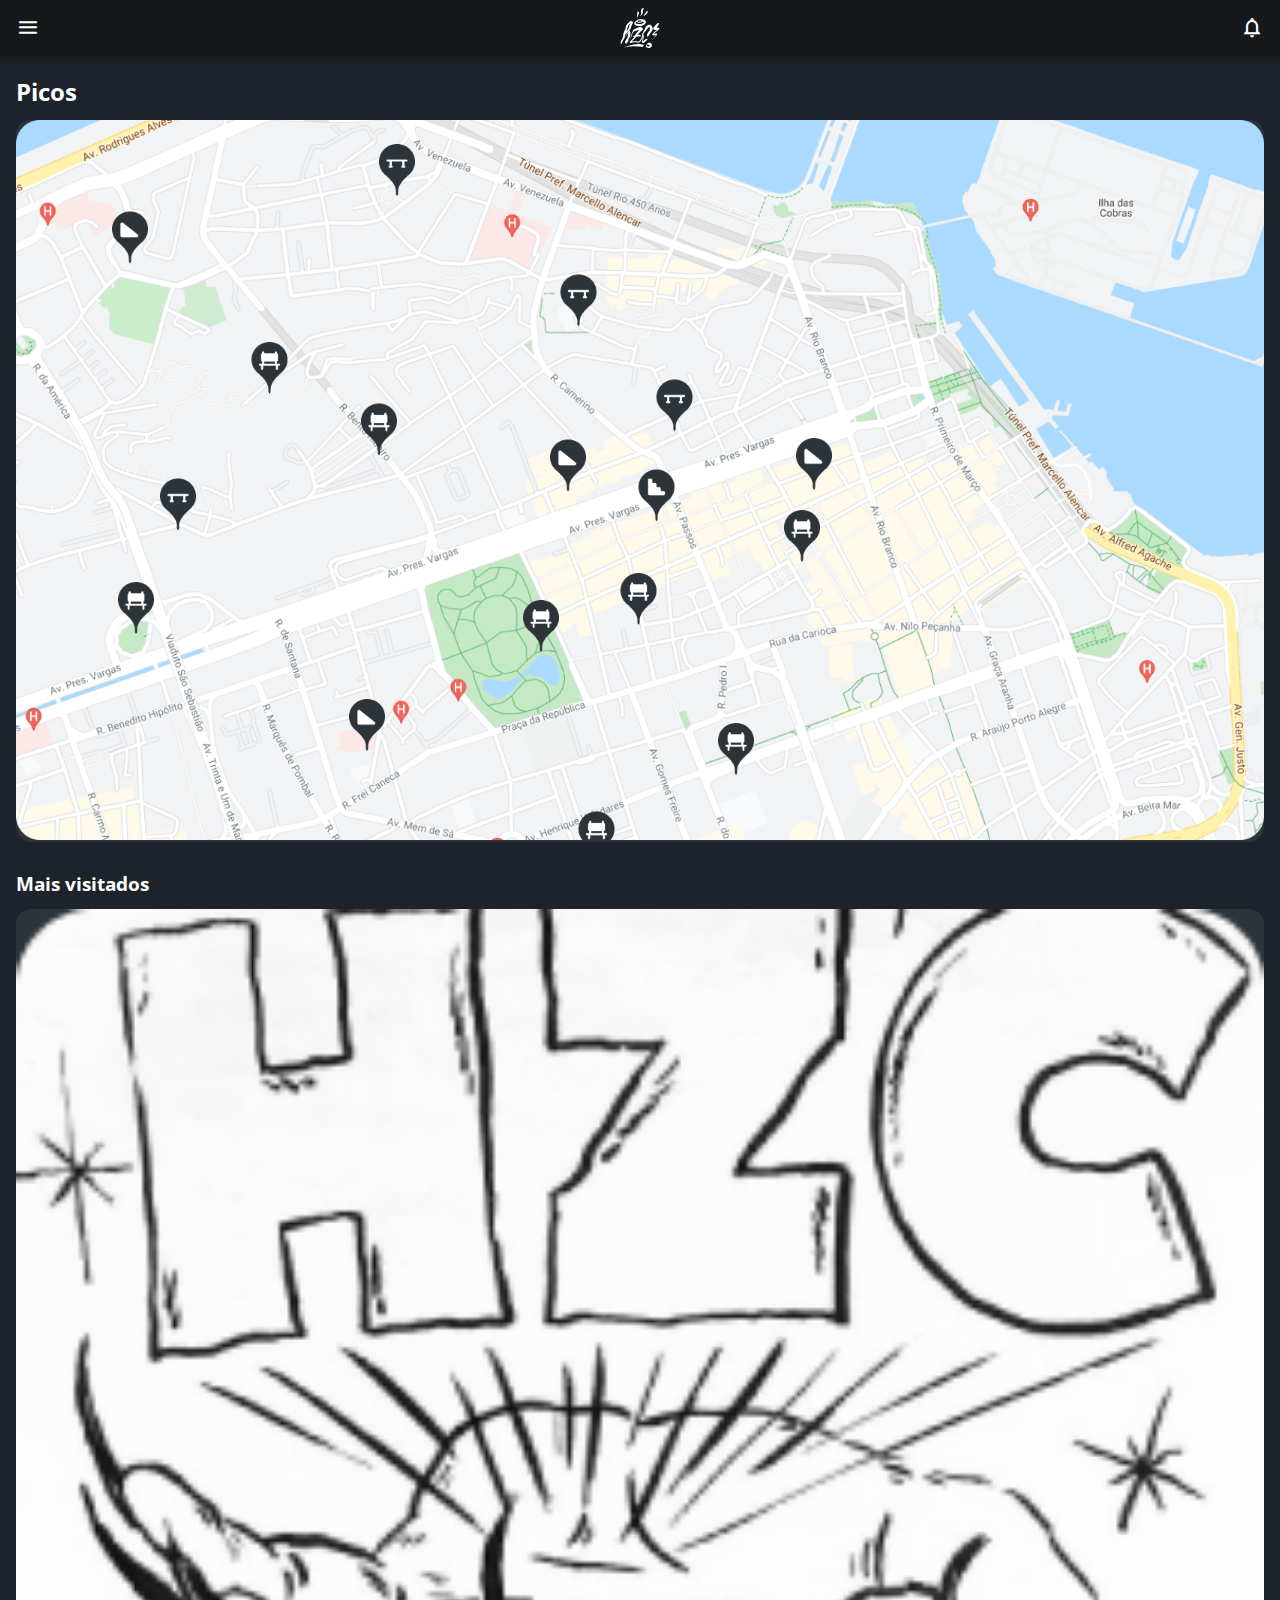
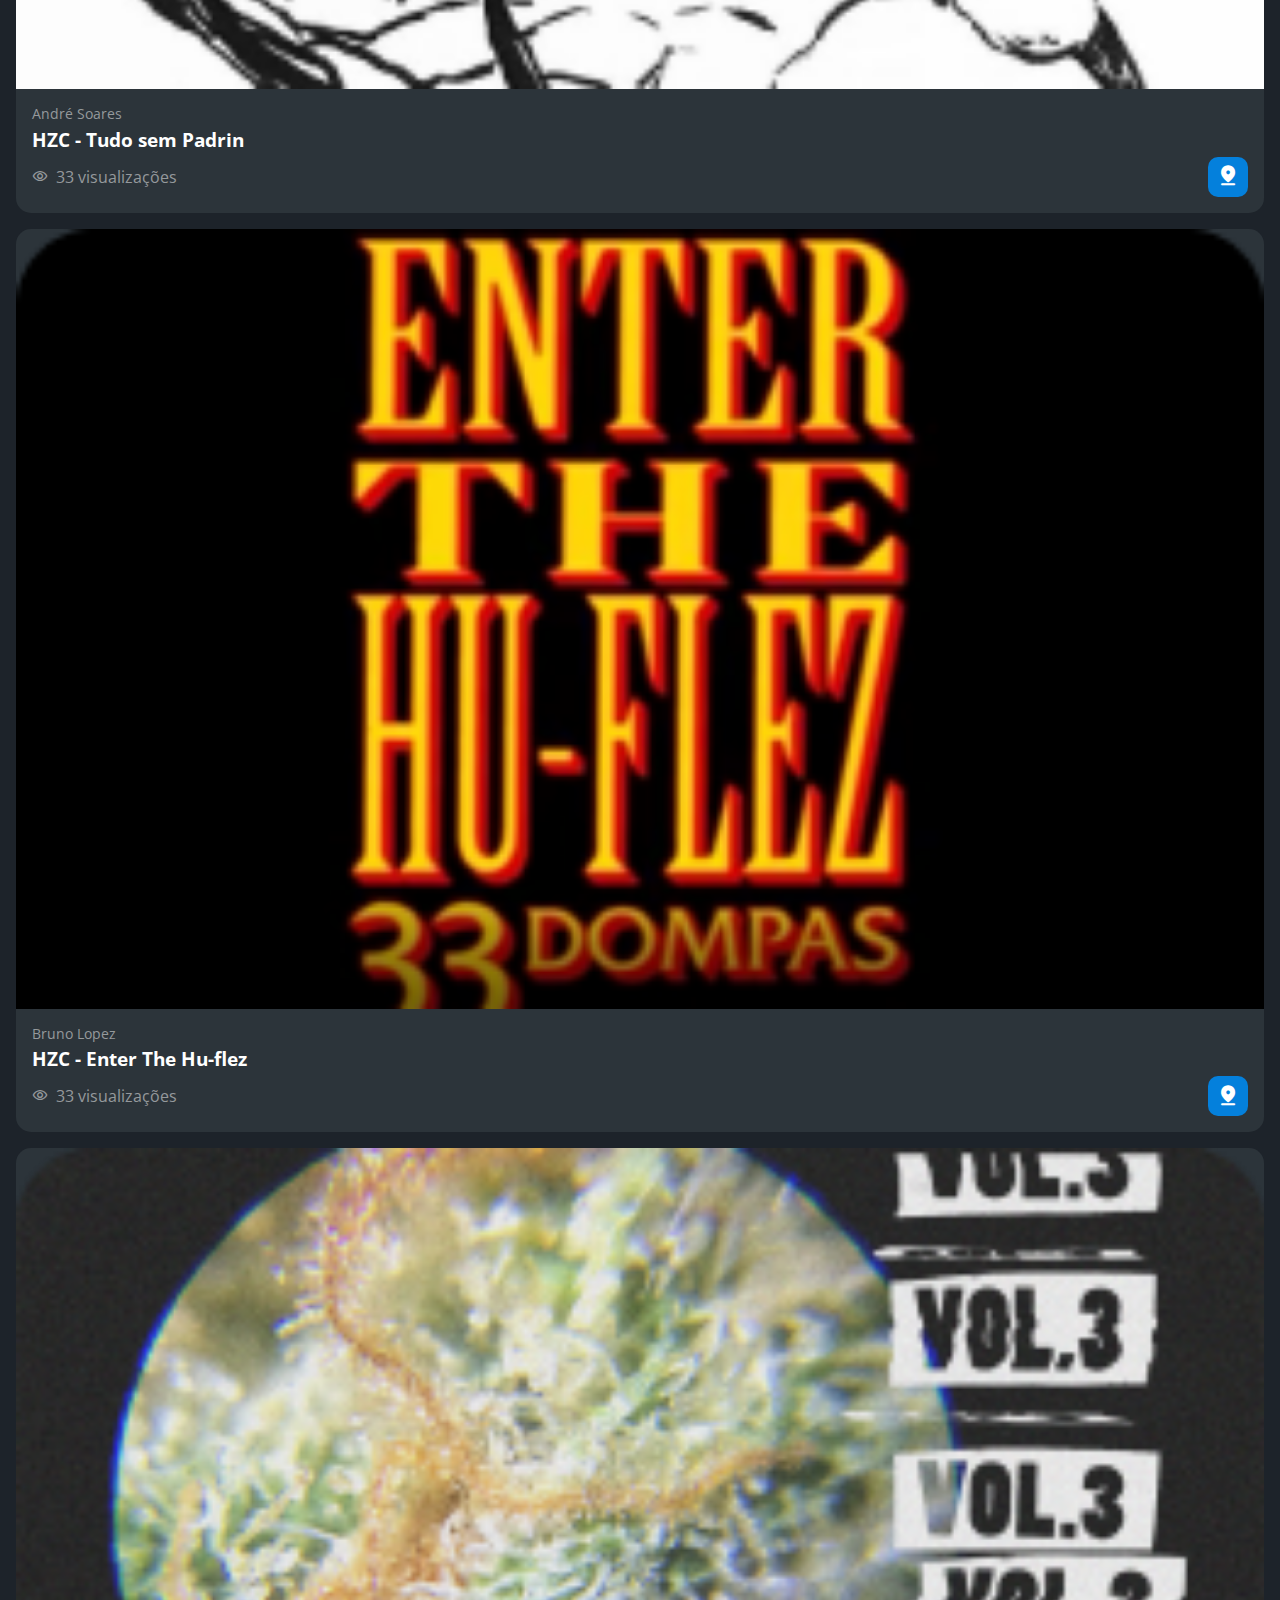
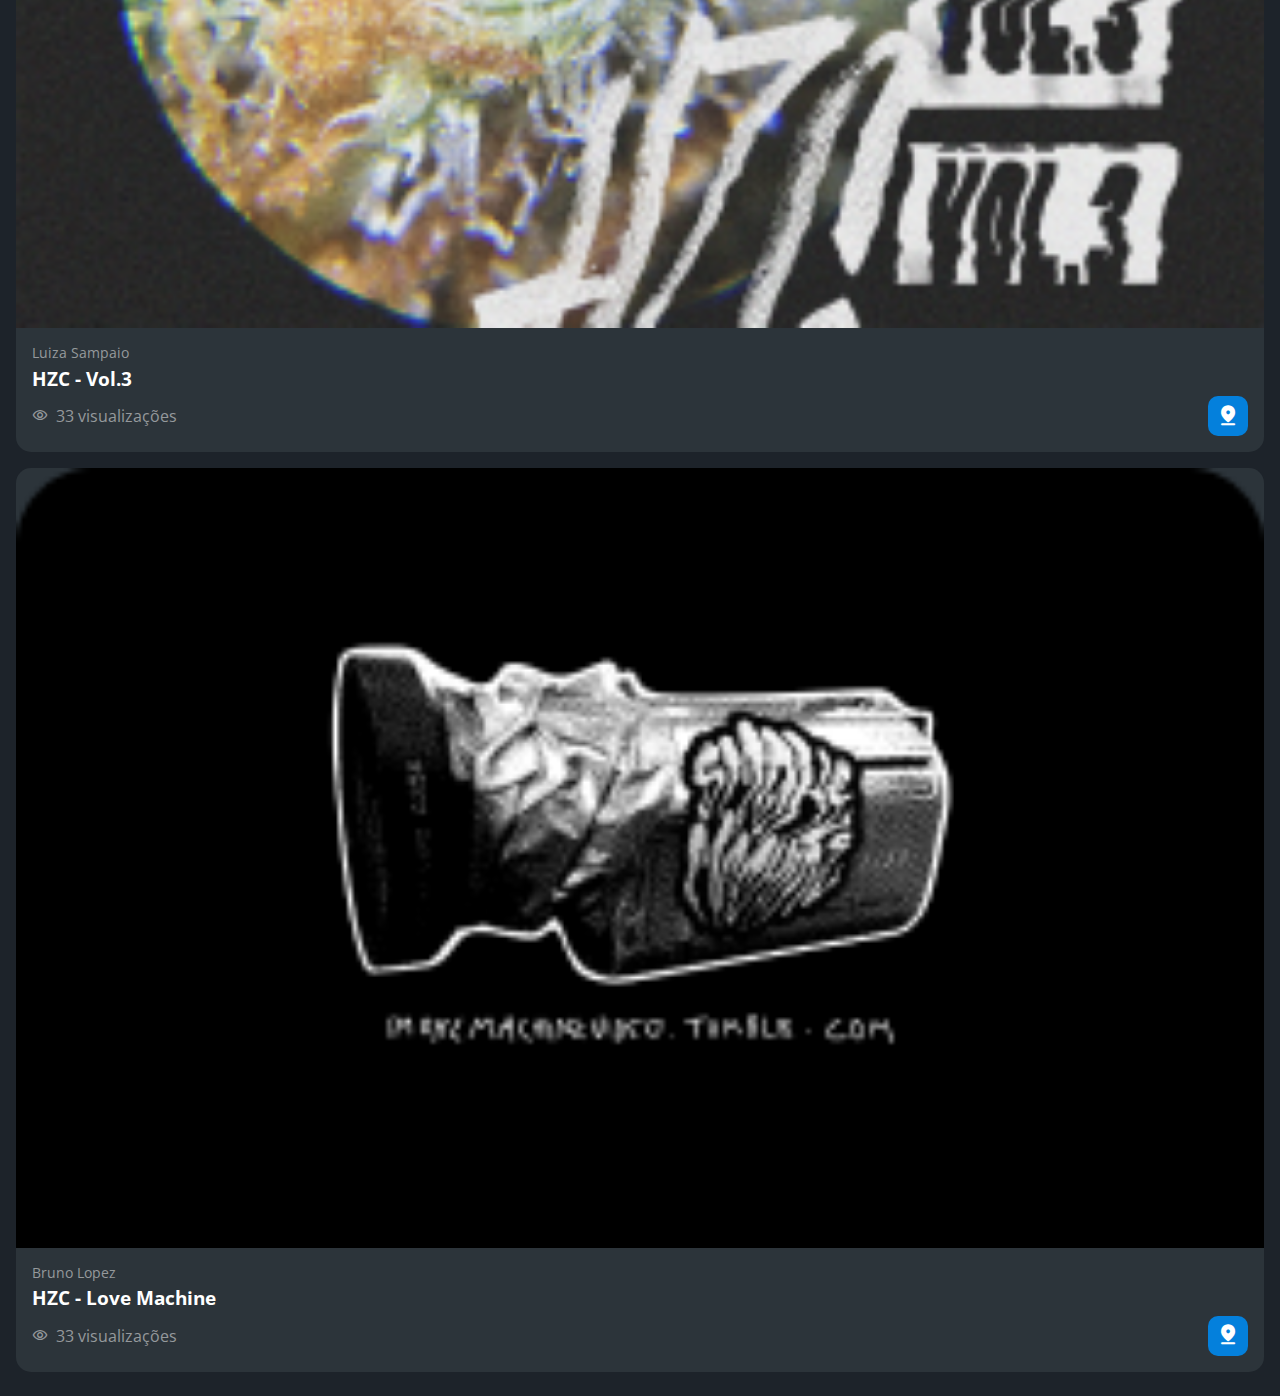
<file: flex-e-grid-main/picos.html>
<!DOCTYPE html>
<html lang="pt-br">
<head>
    <meta charset="UTF-8">
    <meta http-equiv="X-UA-Compatible" content="IE=edge">
    <meta name="viewport" content="width=device-width, initial-scale=1.0">
    <title>HZC | Picos</title>
    <link rel="preconnect" href="https://fonts.googleapis.com">
    <link rel="preconnect" href="https://fonts.gstatic.com" crossorigin>
    <link rel="stylesheet" href="https://fonts.googleapis.com/css2?family=Open+Sans:wght@400;600;700&display=swap">
    <link rel="stylesheet" href="assets/css/reset.css">
    <link rel="stylesheet" href="assets/css/style.css">
</head>
<body>
    <header class="cabecalho">
        <button class="cabecalho__menu" aria-label="Menu"><i></i></button>
        <img src="assets/img/logo.svg" alt="Logotipo da HZC" class="cabecalho__logo">
        <p class="cabecalho__perfil">Bruno Lopez</p>
        <button class="cabecalho__notificacao" aria-label="Notificação"><i></i></button>
    </header>
    <nav class="menu-lateral">
        <img src="assets/img/logo.svg" alt="Logotipo da HZC" class="menu-lateral__logo">
        <a href="#" class="menu-lateral__link menu-lateral__link--inicio">Início</a>
        <a href="#" class="menu-lateral__link menu-lateral__link--videos">Vídeos</a>
        <a href="#" class="menu-lateral__link menu-lateral__link--picos menu-lateral__link--ativo">Picos</a>
        <a href="#" class="menu-lateral__link menu-lateral__link--integrantes">Integrantes</a>
        <a href="#" class="menu-lateral__link menu-lateral__link--camisas">Camisas</a>
        <a href="#" class="menu-lateral__link menu-lateral__link--pinturas">Pinturas</a>
    </nav>
    <main class="principal">
        <h2 class="titulo-pagina">Picos</h2>
        <article class="cartao cartao--destaque destaque-video">
            <img src="assets/img/mapa-picos.png" alt="Banner do cartao" class="cartao__imagem cartao__imagem--mobile">
            <img src="assets/img/mapa-picos.png" alt="Banner do cartao" class="cartao__imagem cartao__imagem--desktop">
        </article>
        <article class="cartao cartao--recentes videos-recentes">
            <h3 class="cartao__titulo">Favoritos</h3>
            <a href="#" class="cartao__link">Ver todos</a>
            <ul class="cartao__linsta">
                <li class="cartao__item">
                    <img src="assets/img/miniatura_1.png" alt="Thumbnail" class="cartao__item-thumbnail">
                    <h4 class="cartao__item-titulo">HZC - Love machine</h4>
                    <p class="cartao__item-perfil">Júlia Fonseca</p>
                </li>
                <li class="cartao__item">
                    <img src="assets/img/miniatura_2.png" alt="Thumbnail" class="cartao__item-thumbnail">
                    <h4 class="cartao__item-titulo">HZC - Vol.3</h4>
                    <p class="cartao__item-perfil">Júlia Fonseca</p>
                </li>
                <li class="cartao__item">
                    <img src="assets/img/miniatura_3.png" alt="Thumbnail" class="cartao__item-thumbnail">
                    <h4 class="cartao__item-titulo">HZC - Pescaria na Urca</h4>
                    <p class="cartao__item-perfil">Júlia Fonseca</p>
                </li>
                <li class="cartao__item">
                    <img src="assets/img/miniatura_4.png" alt="Thumbnail" class="cartao__item-thumbnail">
                    <h4 class="cartao__item-titulo">Vidalocagi - Guerreiros do Asfalto</h4>
                    <p class="cartao__item-perfil">Júlia Fonseca</p>
                </li>
                <li class="cartao__item">
                    <img src="assets/img/miniatura_5.png" alt="Thumbnail" class="cartao__item-thumbnail">
                    <h4 class="cartao__item-titulo">Vidalocagi - Não importa o nível</h4>
                    <p class="cartao__item-perfil">Júlia Fonseca</p>
                </li>
                <li class="cartao__item">
                    <img src="assets/img/miniatura_5.png" alt="Thumbnail" class="cartao__item-thumbnail">
                    <h4 class="cartao__item-titulo">Vidalocagi - Não importa o nível</h4>
                    <p class="cartao__item-perfil">Júlia Fonseca</p>
                </li>
            </ul>
        </article>
        <section class="secao secao-videos">
            <h3 class="titulo-secao">Mais visitados</h3>
            <article class="cartao">
                <img src="assets/img/video_1.png" alt="Vídeo" class="cartao__imagem">
                <div class="cartao__conteudo">
                    <p class="cartao__perfil">André Soares</p>
                    <h3 class="cartao__titulo">HZC - Tudo sem Padrin</h3>
                    <p class="cartao__info cartao__info--visualizacao">33 visualizações</p>
                    <button class="cartao__botao cartao__botao--local" aria-label="Assistir agora"></button>
                </div>
            </article>
            <article class="cartao">
                <img src="assets/img/video_2.png" alt="Vídeo" class="cartao__imagem">
                <div class="cartao__conteudo">
                    <p class="cartao__perfil">Bruno Lopez</p>
                    <h3 class="cartao__titulo">HZC - Enter The Hu-flez</h3>
                    <p class="cartao__info cartao__info--visualizacao">33 visualizações</p>
                    <button class="cartao__botao cartao__botao--local" aria-label="Assistir agora"></button>
                </div>
            </article>
            <article class="cartao">
                <img src="assets/img/video_3.png" alt="Vídeo" class="cartao__imagem">
                <div class="cartao__conteudo">
                    <p class="cartao__perfil">Luiza Sampaio</p>
                    <h3 class="cartao__titulo">HZC - Vol.3</h3>
                    <p class="cartao__info cartao__info--visualizacao">33 visualizações</p>
                    <button class="cartao__botao cartao__botao--local" aria-label="Assistir agora"></button>
                </div>
            </article>
            <article class="cartao">
                <img src="assets/img/video_4.png" alt="Vídeo" class="cartao__imagem">
                <div class="cartao__conteudo">
                    <p class="cartao__perfil">Bruno Lopez</p>
                    <h3 class="cartao__titulo">HZC - Love Machine</h3>
                    <p class="cartao__info cartao__info--visualizacao">33 visualizações</p>
                    <button class="cartao__botao cartao__botao--local" aria-label="Assistir agora"></button>
                </div>
            </article>
        </section>
    </main>
    <script src="index.js"></script>
</body>
</html>
</file>
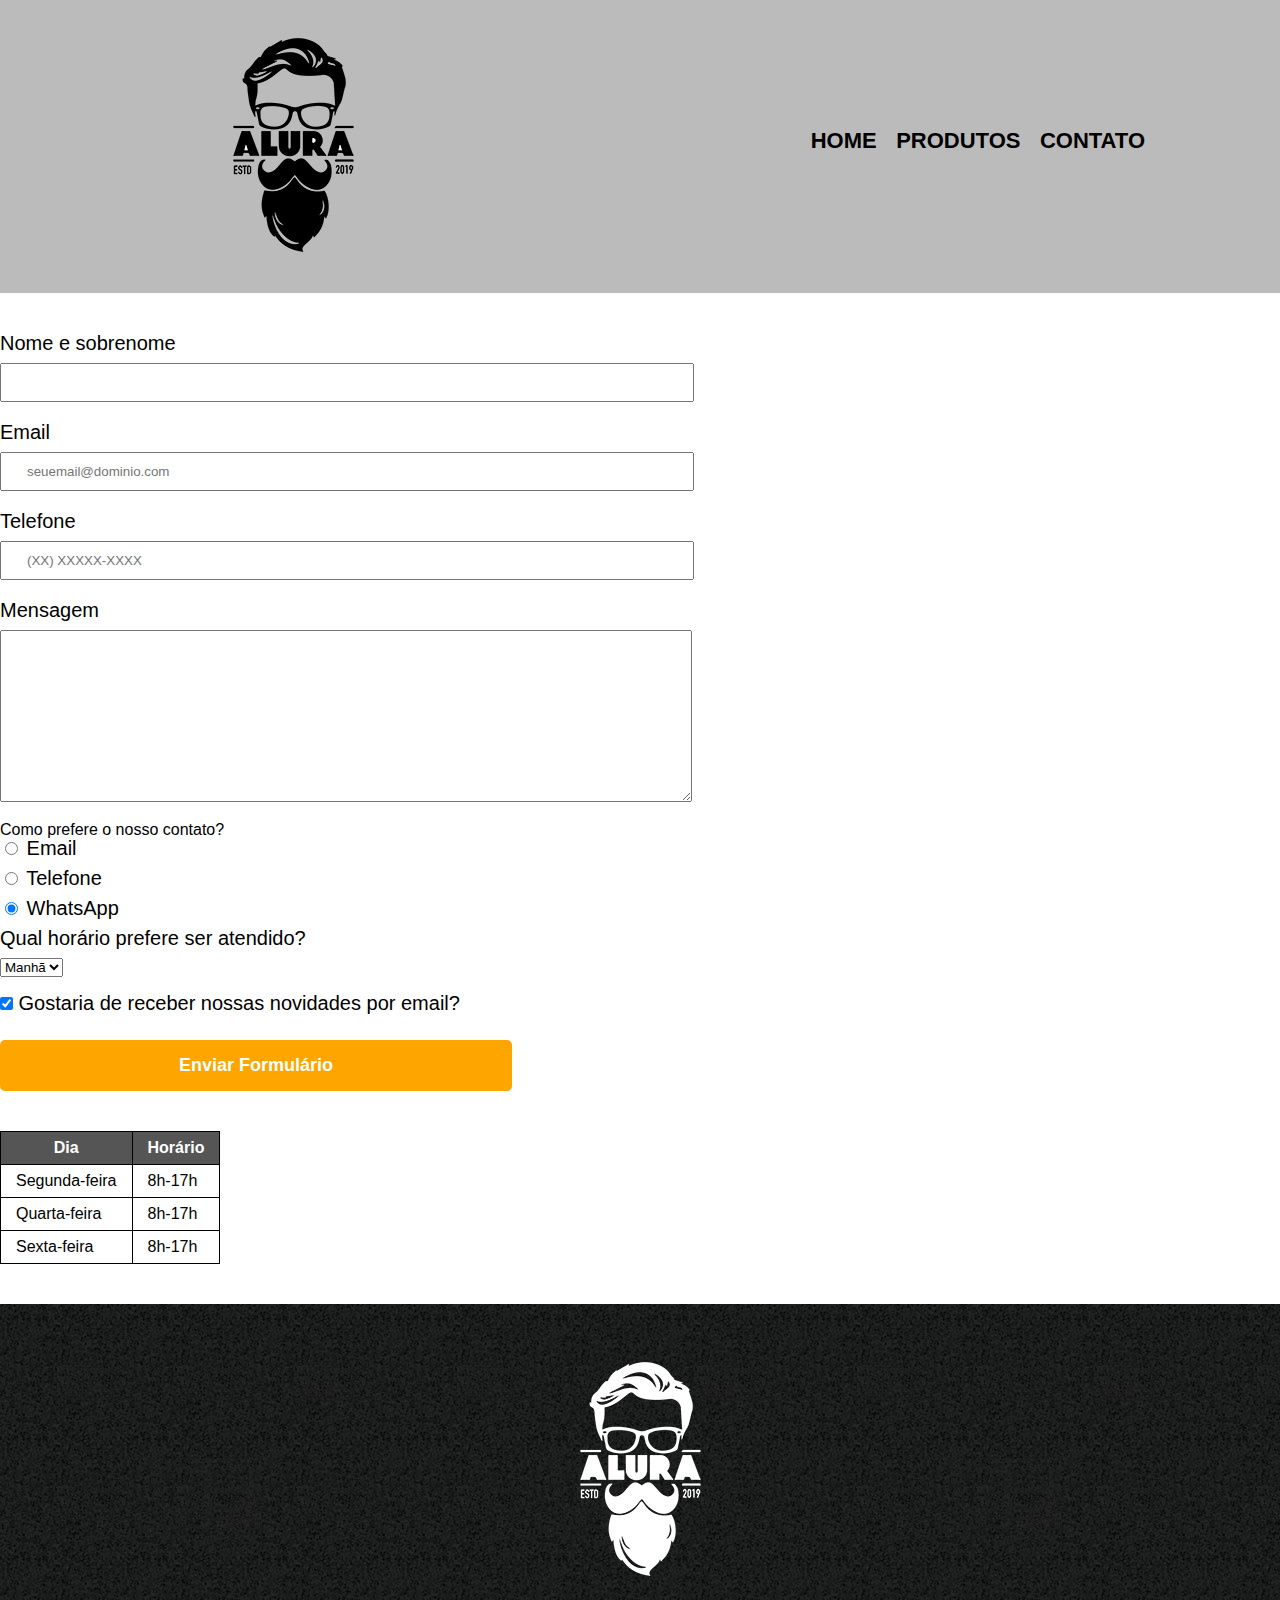
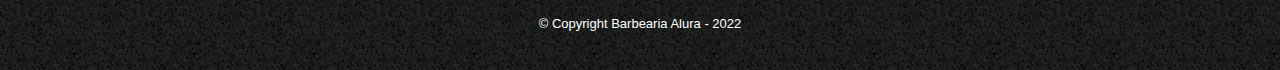
<file: primeiras aulas de html/contato.html>
<!DOCTYPE html>
<html>
    <head>
        <meta charset="UTF-8">
        <title>Contato - Barbearia Alura</title>
        <link rel="stylesheet" href="reset.css">
        <link rel="stylesheet" href="style.css">
    </head>
    <body>
        <header>
            <div class="caixa">
                <h1><img src="logo.png" alt="Logo da Barbearia Alura"></h1>
                <nav>
                    <ul>
                        <li><a href="index.html">Home</a></li>
                        <li><a href="produtos.html">Produtos</a></li>
                        <li><a href="contato.html">Contato</a></li>
                    </ul>
                </nav>
            </div>
        </header>
        <main>
            <form>
                <label for="nomesobrenome">Nome e sobrenome</label>
                <input type="text" id="nomesobrenome" class="input-padrao" required>
                <label for="email">Email</label>
                <input type="email" id="email" class="input-padrao" required placeholder="seuemail@dominio.com">
                <label for="tel">Telefone</label>
                <input type="tel" id="tel" class="input-padrao" required placeholder="(XX) XXXXX-XXXX">
                <label for="mensagem">Mensagem</label>
                <textarea cols="70" rows="10" id="mensagem" class="input-padrao" required></textarea>
                <fieldset>
                    <p class="teste" id="teste">Como prefere o nosso contato?</p>
                    <label for="radio-email"><input type="radio" name="contato" value="email" id="radio-email"> Email</label>
                    
                    <label for="radio-tel"><input type="radio" name="contato" value="tel" id="radio-tel"> Telefone</label>
                    
                    <label for="radio"><input type="radio" name="contato" value="whats" id="radio-whats" checked> WhatsApp</label>
                </fieldset>
                <fieldset>
                    <legend>Qual horário prefere ser atendido?</legend> 
                    <select>
                        <option>Manhã</option>
                        <option>Tarde</option>
                        <option>Noite</option>
                    </select>
                </fieldset>
                <label><input type="checkbox" class="checkbox" checked> Gostaria de receber nossas novidades por email?</label>
                <input type="submit" value="Enviar Formulário" class="enviar">
            </form>
            <table>
                <thead>
                    <tr>
                        <th>Dia</th>
                        <th>Horário</th>
                    </tr>
                </thead>
                <tbody>
                    <tr>
                        <td>Segunda-feira</td>
                        <td>8h-17h</td>
                    </tr>
                    <tr>
                        <td>Quarta-feira</td>
                        <td>8h-17h</td>
                    </tr>
                    <tr>
                        <td>Sexta-feira</td>
                        <td>8h-17h</td>
                    </tr>
                </tbody>
            </table>
        </main>
        <footer>
            <img src="logo-branco.png" alt="Logo da Barbearia Alura">
            <p class="copyright">&copy; Copyright Barbearia Alura - 2022</p>
        </footer>
    </body>
</html>
</file>
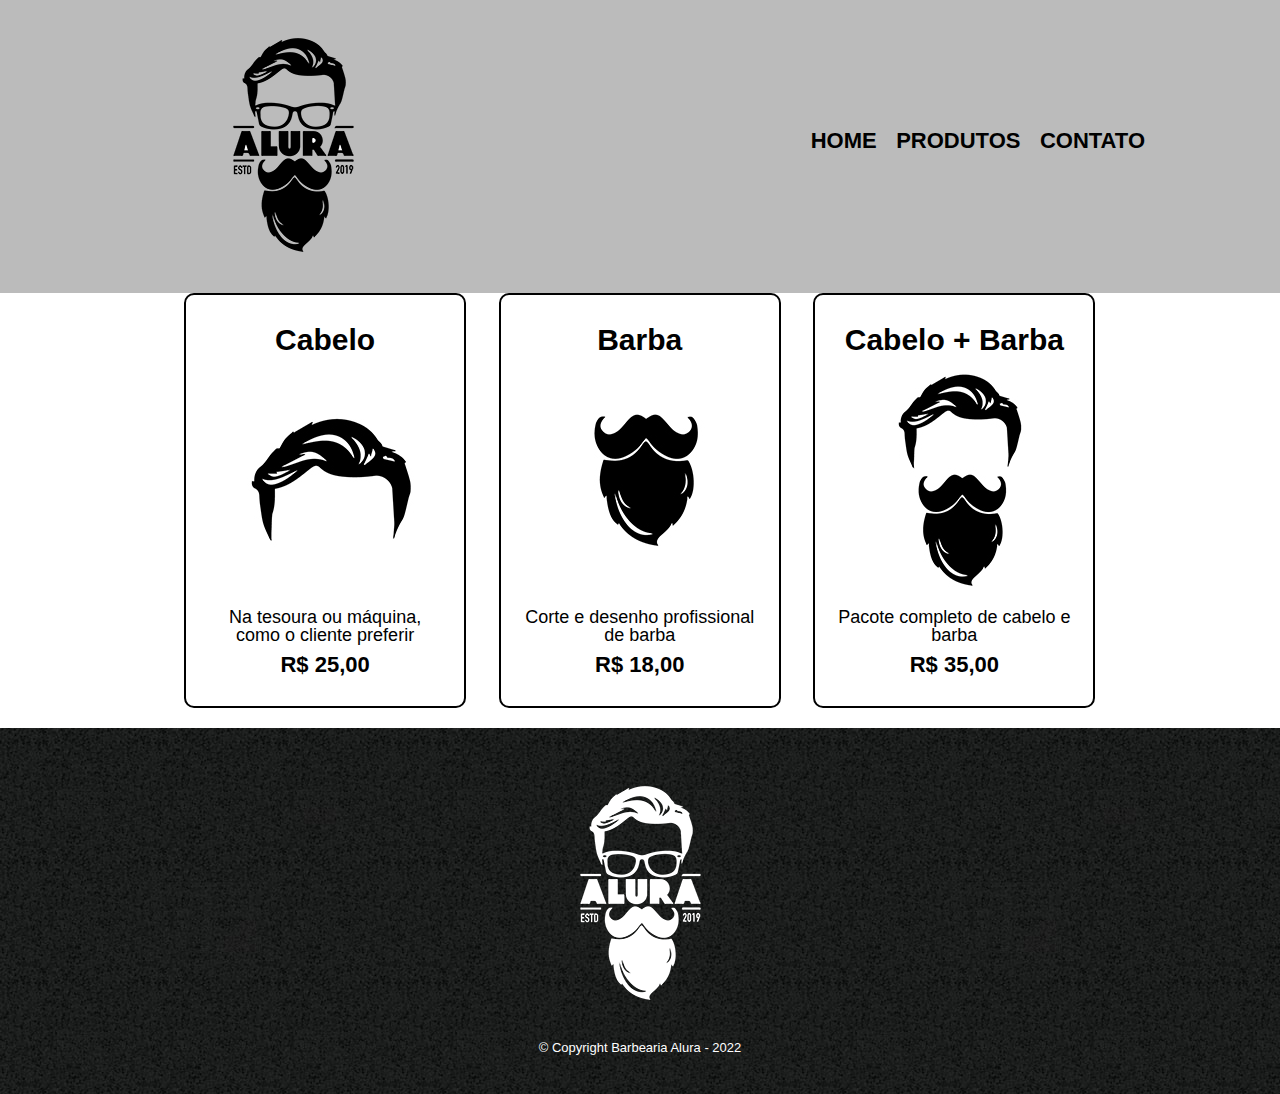
<file: primeiras aulas de html/produtos.html>
<!DOCTYPE html>
<html>
    <head>
        <meta charset="UTF-8">
        <title>Produtos - Barbearia Alura</title>
        <link rel="stylesheet" href="reset.css">
        <link rel="stylesheet" href="style.css">
    </head>
    <body>
        <header>
            <div class="caixa">
                <h1><img src="logo.png" alt="Logo da Barbearia Alura"></h1>
                <nav>
                    <ul>
                        <li><a href="index.html">Home</a></li>
                        <li><a href="produtos.html">Produtos</a></li>
                        <li><a href="contato.html">Contato</a></li>
                    </ul>
                </nav>
            </div>
        </header>
        <main>
            <ul class="produtos">
                <li>
                    <h2>Cabelo</h2>
                    <img src="cabelo.jpg">
                    <p class="produto-descricao">Na tesoura ou máquina, como o cliente preferir</p>
                    <p class="produto-preco">R$ 25,00</p>
                </li>
                <li>
                    <h2>Barba</h2>
                    <img src="barba.jpg">
                    <p class="produto-descricao">Corte e desenho profissional de barba</p>
                    <p class="produto-preco">R$ 18,00</p>
                </li>
                <li>
                    <h2>Cabelo + Barba</h2>
                    <img src="cabelo+barba.jpg">
                    <p class="produto-descricao">Pacote completo de cabelo e barba</p>
                    <p class="produto-preco">R$ 35,00</p>
                </li>
            </ul>
        </main>
        <footer>
            <img src="logo-branco.png" alt="Logo da Barbearia Alura">
            <p class="copyright">&copy; Copyright Barbearia Alura - 2022</p>
        </footer>
    </body>
</html>
</file>
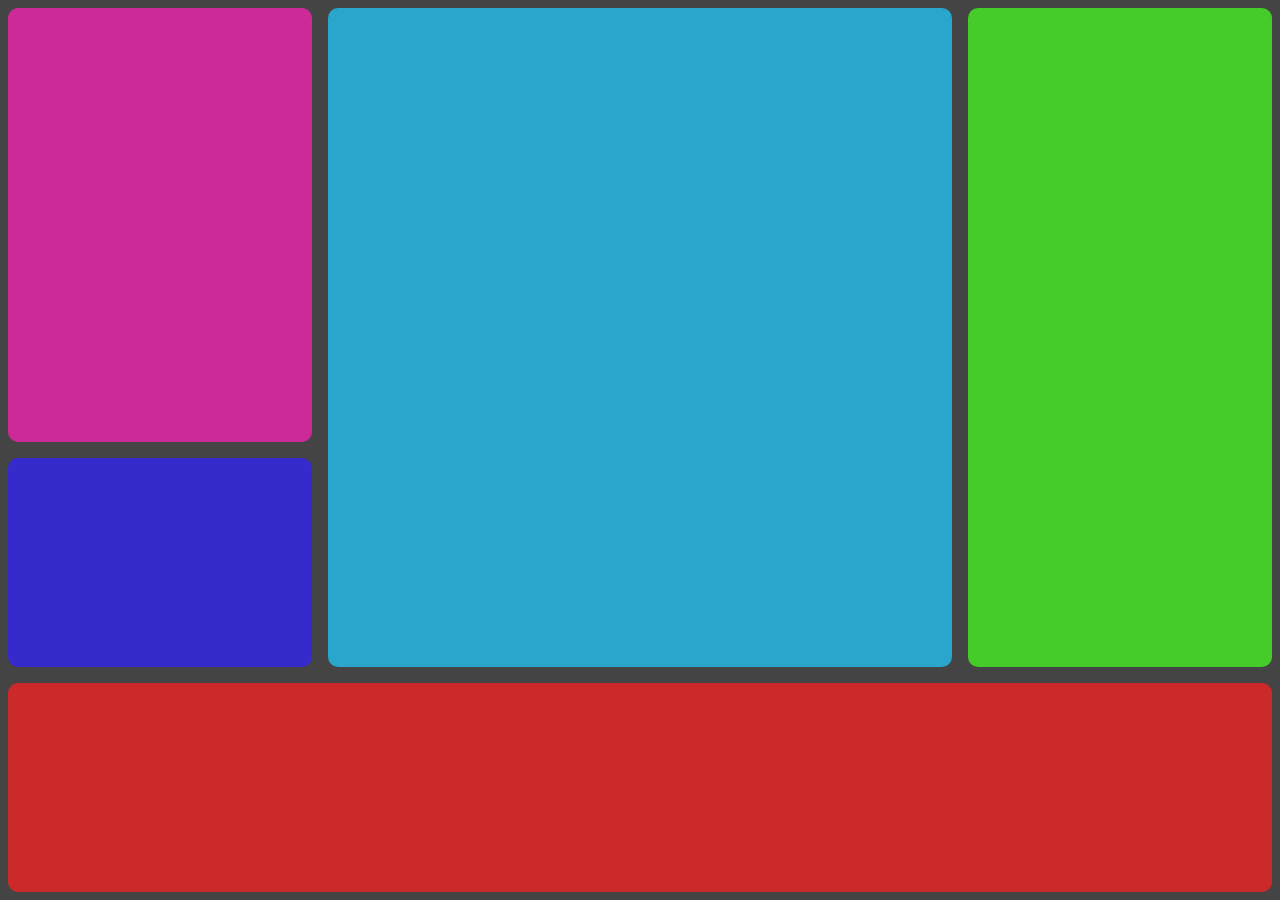
<file: teste sobre linhas e colunas/teste.html>
<!DOCTYPE html>
<html lang="en">
<head>
    <meta charset="UTF-8">
    <meta http-equiv="X-UA-Compatible" content="IE=edge">
    <meta name="viewport" content="width=device-width, initial-scale=1.0">
    <title>Document</title>
    <link rel="stylesheet" href="estilo.css">
</head>
<body class="corpo">
    <header class="cabecalho"></header>
    <nav class="lateral"></nav>
    <section class="meio"></section>
    <section class="direita-cima"></section>
    <section class="direita-baixo"></section>
</body>
</html>
</file>
<file: aluramidi/css/estilos.css>
:root{
  --cinza: #aaa;
  --vermelha: #e93d50;
  --vermelha-escura: #af303f;
  --branca: #fff;
  --luz: rgb(229, 255, 0);
}

body{
  align-items: center;
  background: linear-gradient(45deg, #a7cfdf 0%,#23538a 100%);
  display: flex;
  justify-content: center;
  flex-direction: column;
  font-family: 'Montserrat', sans-serif;
  min-height: 100vh;
}
h1{
  color: var(--branca);
  margin-bottom: 20px;
  font-size: 2rem;
}
.teclado{
  background: linear-gradient(to bottom, #eeeeee 0%,#cccccc 100%);
  box-shadow: 6px 8px 0 6px #666, 10px 10px 10px #000;
  border-radius: 30px;
  display: grid;
  gap: 10px;
  grid-template-columns: repeat(3, 1fr);
  padding: 10px;
}
.tecla{
  background-color: var(--branca);
  border-radius: 30px;
  box-shadow: 3px 3px 0 var(--cinza);
  color: var(--vermelha);
  cursor: pointer;
  height: 120px;
  font-size: 1.75em;
  font-weight: bold;
  line-height: 120px;
  text-align: center;
  width: 120px;
}
.tecla.ativa, .tecla:active{
  background-color: var(--vermelha);
  border: 4px solid  var(--vermelha);
  box-shadow: 3px 3px 0 var(--vermelha-escura) inset;
  color: var(--branca);
  outline: none;
}
.tecla.focus, .tecla:focus{
  outline: none;
  box-shadow: 1px 1px 10px var(--luz);
}
.tecla.active:focus, .tecla:active:focus{
  box-shadow: 3px 3px 0 var(--vermelha-escura) inset, 1px 1px 10px var(--luz);
}
</file>
<file: flex-e-grid-main/assets/css/style.css>
@font-face{
    font-family: 'icones';
    src: url(../font/icones.ttf);
}
body{
    background-color: #1D232A;
    font-family: 'Open Sans', 'icones', sans-serif;
    color: #FFFFFF;
}
@media screen and (min-width: 1440px){
    body{
        display: grid;
        grid-template-columns: auto 1fr;
    }
}
.cabecalho{
    display: flex;
    justify-content: space-between;
    align-items: center;
    background-color: #15191C;
    padding: 8px 16px;
    box-shadow: 0px 4px 4px rgba(0, 0, 0, 0.16);
}
.cabecalho__menu i::before{
    content: "\e904";
    font-size: 24px;
}
.cabecalho__notificacao i::before{
    content: "\e906";
    font-size: 24px;
}
.cabecalho__logo{
    width: 40px;
}
.cabecalho__perfil{
    display: none;
}
@media screen and (min-width: 1440px){
    .cabecalho{
        background-color: #1D232A;
        display: grid;
        column-gap: 32px;
        grid-template-columns: 1fr auto;
        padding: 16px 60px;
        height: 80px;
        box-sizing: border-box;
        grid-column: 2;
    }
    .cabecalho__menu{
        display: none;
    }
    .cabecalho__logo{
        display: none;
    }
    .cabecalho__perfil{
        display: grid;
        grid-template-columns: repeat(3, auto);
        column-gap: 8px;
        align-items: center;
        justify-self: flex-end;
        color: #95999C;
        padding: 8px 32px;
        border-right: 1px solid #95999C;
    }
    .cabecalho__perfil::before{
        content: "";
        display: block;
        width: 32px;
        height: 32px;
        background-image: url(../img/profile_2.png);
        background-size: contain;
        background-repeat: no-repeat;
        background-position: center;
    }
    .cabecalho__perfil::after{
        content: "\e90d";
        color: #FFFFFF;
        font-size: 1.5rem;
    }
}
.menu-lateral{
    display: flex;
    flex-direction: column;
    background-color: #15191C;
    width: 75vw;
    height: 100vh;
    
    position: absolute;
    left: -100vw;
    transition: .25s;
}
.menu-lateral--ativo{
    left: 0;
    transition: .25s;
}
.menu-lateral__logo{
    width: 118px;
    align-self: center;
    padding: 16px;
}
.menu-lateral__link{
    height: 64px;
    color: #95999C;
    padding-left: 64px;
    display: flex;
    align-items: center;
}
.menu-lateral__link--ativo{
    color: #FFFFFF;
    padding-left: 56px;
    border-left: 8px solid #FFFFFF;
}
.menu-lateral__link::before{
    content: "\e900";
    width: 24px;
    height: 24px;
    font-size: 24px;
    position: absolute;
    left: 24px;
}
.menu-lateral__link--inicio::before{
    content: "\e902";
}
.menu-lateral__link--videos::before{
    content: "\e90e";
}
.menu-lateral__link--picos::before{
    content: "\e909";
}
.menu-lateral__link--integrantes::before{
    content: "\e903";
}
.menu-lateral__link--camisas::before{
    content: "\e900";
}
.menu-lateral__link--pinturas::before{
    content: "\e90a";
}
@media screen and (min-width: 1440px){
    .menu-lateral{
        position: static;
        width: 200px;
        grid-column: 1;
        grid-row: 1 / span 2;
    }
}
.principal{
    padding: 24px 16px;
    display: grid;
    gap: 16px;
}
.titulo-pagina{
    font-size: 1.5rem;
    font-weight: 700;
}
.titulo-secao{
    font-size: 1.2rem;
    font-weight: 700;
}
@media screen and (min-width: 1440px){
    .principal{
        display: grid;
        grid-template-columns: auto 1fr auto;
        grid-template-areas: 
            "titulo-pagina titulo-pagina titulo-pagina"
            "destaque-video destaque-video videos-recentes"
            "secao-videos secao-videos secao-videos"
            "produtos-recentes destaque-produtos destaque-produtos"
            "secao-produtos secao-produtos secao-produtos"
        ;
        column-gap: 32px;
        padding: 16px 60px;
        grid-column: 2;
    }
    .titulo-secao{
        grid-column: span 4;
    }
}
.cartao{
    width: 100%;
    border-radius: 15px;
    overflow: hidden;
    background-color: #2C343A;
}
.cartao__imagem--desktop{
    display: none;
}
.cartao--destaque{
    margin-bottom: 16px;
}
.cartao__conteudo{
    padding: 16px;
    display: grid;
    grid-template-columns: auto 1fr;
    gap: 8px;
}
.cartao__destaque{
    grid-column: span 2;
}
.cartao__titulo{
    font-size: 1.2rem;
    font-weight: 700;
    grid-column: span 2; 
}
.cartao__perfil{
    color: #95999C;
    font-size: 0.9rem;
    grid-column: span 2;
}
.cartao__info{
    display: flex;
    align-items: center;
    color: #95999C;
}
.cartao__info--tempo::before{
    content: "\e90c";
    margin-right: 8px;
}
.cartao__info--moeda::before{
    content: "\e905";
    margin-right: 8px;
}
.cartao__info--visualizacao::before{
    content: "\e90f";
    margin-right: 8px;
}
.cartao__botao{
    display: flex;
    justify-content: center;
    align-items: center;
    background-color: #0480DC;
    width: 40px;
    height: 40px;
    border-radius: 10px;
    font-size: 0.9rem;
    justify-self: flex-end;
}
.cartao__botao--play::before{
    content: "\e90b";
    font-size: 24px;
}
.cartao__botao--carrinho::before{
    content: "\e901";
    font-size: 24px;
}
.cartao__botao--local::before{
    content: "\e908";
    font-size: 24px;
}
.cartao__botao--destaque{
    width: 100%;
    grid-column: span 2;
}
.cartao__botao--destaque::before{
    margin-right: 8px;
}
.cartao--recentes{
    display: none;
}
@media screen and (min-width: 1440px){
    .cartao--destaque{
        margin-bottom: 0;
    }
    .cartao__imagem--mobile{
        display: none;
    }
    .cartao__imagem--desktop{
        display: block;
    }
    .cartao__botao--destaque{
        grid-column: auto;
        padding: 16px 8px;
    }
    .cartao--recentes{
        display: grid;
        grid-template-columns: auto auto;
        align-items: center;
        row-gap: 24px;
        width: 256px;
        padding: 16px;
        box-sizing: border-box;
        align-self: flex-start;
    }
    .cartao--recentes .cartao__titulo{
        grid-column: auto;
    }
    .cartao__link{
        font-size: 0.8rem;
        font-weight: 600;
        color: #0480DC;
        justify-self: flex-end;
    }
    .cartao__lista{
        display: grid;
        row-gap: 16px;
        grid-column: span 2;
    }
    .cartao__item{
        display: grid;
        grid-template-columns: auto 1fr;
        gap: 8px;
    }
    .cartao__item-thumbnail{
        width: 32px;
        grid-row: span 2;
    }
    .cartao__item-titulo{
        font-size: 0.9rem;
        line-height: 1.2rem;
        font-weight: 700;
    }
    .cartao__item-perfil{
        font-size: 0.8rem;
        color: #95999C;
    }
}
.secao{
    display: grid;
    gap: 16px;
}
@media screen and (min-width: 1440px){
    .secao{
        grid-template-columns: repeat(4, 1fr);
    }
    .destaque-video{
        grid-area: destaque-video;
    }
    .videos-recentes{
        grid-area: videos-recentes;
    }
    .secao-videos{
        grid-area: secao-videos;
    }
    .destaque-produtos{
        grid-area: destaque-produtos;
    }
    .produtos-recentes{
        grid-area: produtos-recentes;
    }
    .secao-produtos{
        grid-area: secao-produtos;
    }
}
</file>
<file: mobile/styles.css>
@import url("styles/header.css");
@import url("styles/banner.css");
@import url("styles/carrossel.css");
@import url("styles/topicos.css");
@import url("styles/contato.css");
@import url("styles/rodapé.css");

:root {
    --cor-de-fundo: #EBECEE;
    --branco: #FFFFFF;
    --laranja: #EB9B00;
    --azul-degrade: linear-gradient(97.54deg, #002F52 35.49%, #326589 165.37%);
    --fonte-principal: 'Poppins';
    --azul: #002F52;
    --fonte-secundario: 'Josefin Sans';
    --preto: #000000;
    --cinza: #474646;
    --cinza-claro: #858585;
}

body {
    background-color: var(--cor-de-fundo);
    font-family: var(--fonte-principal);
    font-size: 16px;
    font-weight: 400;
}
</file>
<file: Mochila/css/style.css>
html {
    background: radial-gradient(farthest-corner at right top,#21A09D, #06182D);
    height: 100%;
    font-family: 'Roboto', cursive;
}

.conteudo {
    padding: 10vh 3em 0;
    display: flex;
    align-items: flex-start;
    gap: 2em;
}

.principal {
    flex-grow: 1;
    flex-basis: auto;
    min-width: 600px;
    padding: 4em 2em 2em;
    box-sizing: border-box;
    display: flex;
    background: #C5965F;
    border-radius: 10px;
    gap: 2em;
}
  
.mochila {
    min-width: 170px;
    max-width: 170px;
    height: 180px;
    padding-top: 80px;
    background-color: #d84736;
    box-shadow: inset 0 6px 0 2px #e64a3e, 0 -93px 0 -77px #3b1045, 0 -93px 0 -72px #d84736, 0 -93px 0 -68px #3b1045;
    background-image: linear-gradient(to right, transparent 5px, transparent 20px, transparent 1px, transparent 25px, transparent 5px, transparent 20px, transparent 20px, transparent 86px, #c1382e 45px, #c1382e 230px, transparent 25px, transparent 172px );
    background-position: center 254px;
    background-size: 305px 6px;
    background-repeat: repeat-x; 
    border: 5px solid #410c38;
    border-radius: 85px 85px 44px 44px;
    display: inline-block;
    vertical-align: top;
    flex-basis: auto;
    flex-grow: 1;
}
  
.mochila:before, .mochila:after {
    display: block;
    content: '';
    position: absolute;
  }
  
.mochila:before {
    height: 75px;
    width: 118px;
    background-image: radial-gradient(circle closest-corner at 13px 29px , #af342c, #af342c 2px, transparent 2px, transparent), radial-gradient(circle closest-corner at 13px 29px , #491033, #491033 4px, transparent 4px, transparent), linear-gradient(to bottom, transparent 10px, transparent 15px, #491033 5px, #491033 18px, transparent 18px, transparent 100px), linear-gradient(to right, #af342c 10px, #af342c 10px, transparent 10px, transparent 16px, #af342c 9px, #af342c 50px), linear-gradient(to bottom, #af342c 8px, #af342c 16px, #491033 8px, #491033 30px, #af342c 20px, #af342c 72px, #af342c 10px, #af342c 57px, #af342c 5%);
    margin-left: 22px;
    margin-top: 58px;
    border: 4px solid #491033;
    border-radius: 11px;
    box-shadow: 0 4px 0 0 #c1382e, inset 0px 4px 1px 0 #c03527;
    content: '||';
    color: transparent;
    font-family: Comic Sans MS;
    font-weight: bold;
    z-index: 1;
    text-shadow: rgb(0, 0, 0) -2px -86px 0px;
    font-size: 14px;
}
  
.mochila:after {
    margin-left: 67px;
    margin-top: -30px;
    background: #cca16a;
    width:26px;
    height:26px;
    border: 3px solid #491033;
    border-radius: 3px;
    transform: rotate(45deg);
}

.adicionar {
    width: 100%;
}

.adicionar input {
    width: 100%;
    box-sizing: border-box;
    margin: 0.5em 0 1em;
    padding: 1em 0.5em;
    border-radius: 10px;
    border: 2px solid #40112D;
}

.adicionar label {
    display: block;
}

.cadastrar {
    background-color: #40112D;
    color: #FFFFFF;
    cursor: pointer;
}

.lista {
    margin: 0;
    padding: 0;
}

.item {
    list-style: none;
    padding: 0.6em 2em;
    background: #FFFFFF;
    border-radius: 10px;
    margin: 0 0 1em;
    width: 100%;
    box-sizing: border-box;
    display: inline-flex;
    align-items: center;
    gap: 1em;
    font-size: 20px;
}

.item strong {
    border-radius: 50%;
    display: flex;
    align-items: center;
    justify-content: center;
    width: 40px;
    height: 40px;
    Background: #C5965F;
    font-weight: 400;
}
</file>
<file: primeiras aulas de html/style.css>
body{
    font-family: 'Montserrat', sans-serif;
}
header {
    background: #BBBBBB;
    padding: 20px 0;
    margin: 0 0 0 0;
}
.caixa{
    position: relative;
    width: 1145px;
    right: 0 auto;
}
.caixa img{
    margin-left: 205px;
}
nav{
    position: absolute;
    top: 110px;
    right: 0;
}
nav li {
    display: inline;
    margin: 0 0 0 15px;
}
nav a {
    text-transform: uppercase;
    color: #000000;
    font-weight: bold;
    font-size: 22px;
    text-decoration: none;
}
nav a:hover{
    color: #C78C19;
    text-decoration: underline;
}
.produtos{
    width: 940px;
    margin: 0 auto;
    padding-left: 50px 0;
}
.produtos li{
    display: inline-block;
    text-align: center;
    width: 30%;
    vertical-align: top;
    margin: 0 1.5% 20px;
    padding: 30px 20px;
    box-sizing: border-box;
    border: 2px solid #000000;
    border-radius: 10px;
}
.produtos li:hover{
    border-color: #C78C19;
}
.produtos li:active{
    border-color: #088C19;
}
.produtos li:hover h2{
    font-size: 34px;
}
.produtos h2{
    font-size: 30px;
    font-weight: bold;
}
.produto-descricao{
    font-size: 18px;
}
.produto-preco{
    font-size: 22px;
    font-weight: bold;
    margin-top: 10px;
}
footer{
    text-align: center;
    background: url("bg.jpg");
    padding: 40px 0;
}
.copyright{
    color: #FFFFFF;
    font-size: 13px;
    margin: 20px 0 0;
}
main{
    
}
form{
    margin: 40px 0;
}
form label, form legend{
    display: block;
    font-size: 20px;
    margin: 0 0 10px;
}
.input-padrao{
    display: block;
    margin: 0 0 20px;
    padding: 10px 25px;
    width: 50%;
}
.checkbox{
    margin: 20px 0;
}
.enviar{
    width: 40%;
    background: orange;
    padding: 15px 0;
    color: white;
    font-weight: bold;
    font-size: 18px;
    border: none;
    border-radius: 5px;
    transition: 1s all;
    cursor: pointer;
}
.enviar:hover{
    background: darkorange;
    transform: scale(1,2);
}
table{
    margin: 20px 0 40px;
}
thead{
    background: #555555;
    color: white;
    font-weight: bold;
}
td, th{
    border: 1px solid #000000;
    padding: 8px 15px;
}
/*css da página inicial */
.banner{
    width: 100%;
}
.titulo-principal{
    text-align: center;
    font-size: 2em;
    margin: 0 0 1em;
    clear: left;
    font-weight: bold;
}
.principal{
    padding: 3em 0;
    background: #FFFFFE;
    width: 940px;
    margin: 0 auto;
}
.principal p{
    margin: 0 0 1em;
}
.principal strong{
    font-weight: bold;
}
.principal em{
    font-style: italic;
}
.utensilios{
    width: 120px;
    float: left;
    margin: 0 20px 20px 0;
}
.mapa{
    padding: 3em 0;
    background: linear-gradient(#FFFFFE, #888888);
}
.mapa-conteudo{
    width: 940px;
    margin: 0 auto;
}
.mapa p{
    margin:0 0 2em;
    text-align: center;
}
.beneficios{
    padding: 3em 0;
    background: #888888;
}
.conteudo-beneficios{
    width: 640px;
    margin: 0 auto;
}
.lista-beneficios{
    width: 40%;
    display: inline-block;
    vertical-align: top;
}
.itens{
    line-height: 1.5;
}
.itens:first-child{
    font-weight: bold;
}
.itens:before{
    content: "★";
}
.imagem-beneficios{
    width: 60%;
    opacity: 1;
    transition: 400ms;
    box-shadow: 10px 10px 10px #000000;
}
.imagem-beneficios:hover{
    opacity: 0.3;
}
.video{
    width: 560px;
    margin: 2em auto;
}
@media screen and (max-width: 480px){
    .caixa, .principal, .conteudo-beneficios, .mapa-conteudo, .video {
        width: auto;
    }
    h1{
        text-align: center;
    }
    nav{
        position: static;
    }
    .lista-beneficios, imagem-beneficios {
        width: 100%
    }
}
</file>
<file: teste sobre linhas e colunas/estilo.css>
* {
    margin: 0;
    padding: 0;
    box-sizing: border-box;
}

.corpo {
    background-color: #444444;
    padding: 8px;
    width: 100vw;
    height: 100vh;
    display: grid;
    grid-template-columns: 1fr 1fr 1fr 1fr;
    grid-template-rows: 1fr 1fr 1fr 1fr;
    gap: 16px;
}

.cabecalho {
    background-color: #cc2a2a;
    border-radius: 10px;
    min-width: 50px;
    min-height: 50px;
    grid-column: span 4;
}

.lateral {
    background-color: #45cc2a;
    border-radius: 10px;
    min-width: 50px;
    min-height: 50px;
    grid-column: 4;
    grid-row: 1 / span 3;
}

.meio {
    background-color: #2aa6cc;
    border-radius: 10px;
    min-width: 50px;
    min-height: 50px;
    grid-row: 1 / span 3;
    grid-column: span 2;
}

.direita-cima {
    background-color: #352acc;
    border-radius: 10px;
    min-width: 50px;
    min-height: 50px;
    grid-row: 3;
    grid-column: 1;
}

.direita-baixo {
    background-color: #cc2a96;
    border-radius: 10px;
    min-width: 50px;
    min-height: 50px;
    grid-row: 1 / span 2;
    grid-column: 1;
}
</file>
